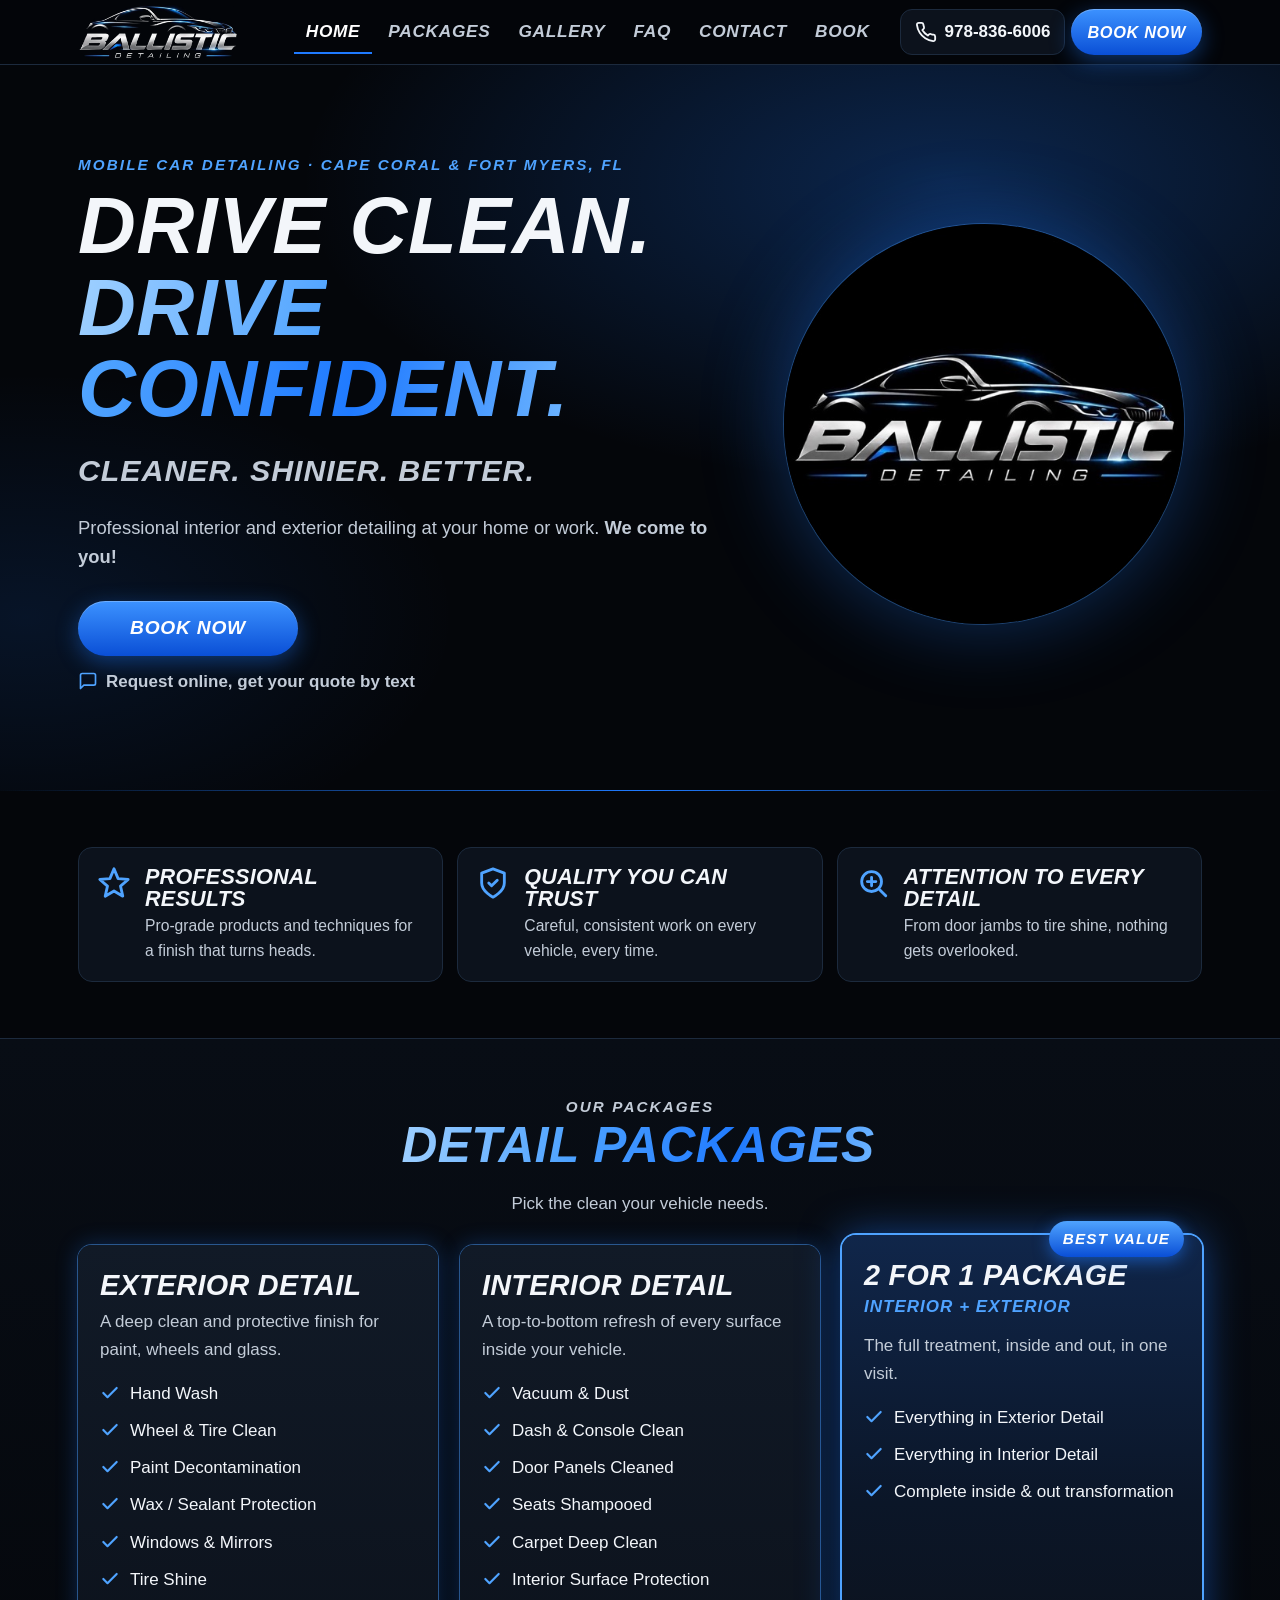
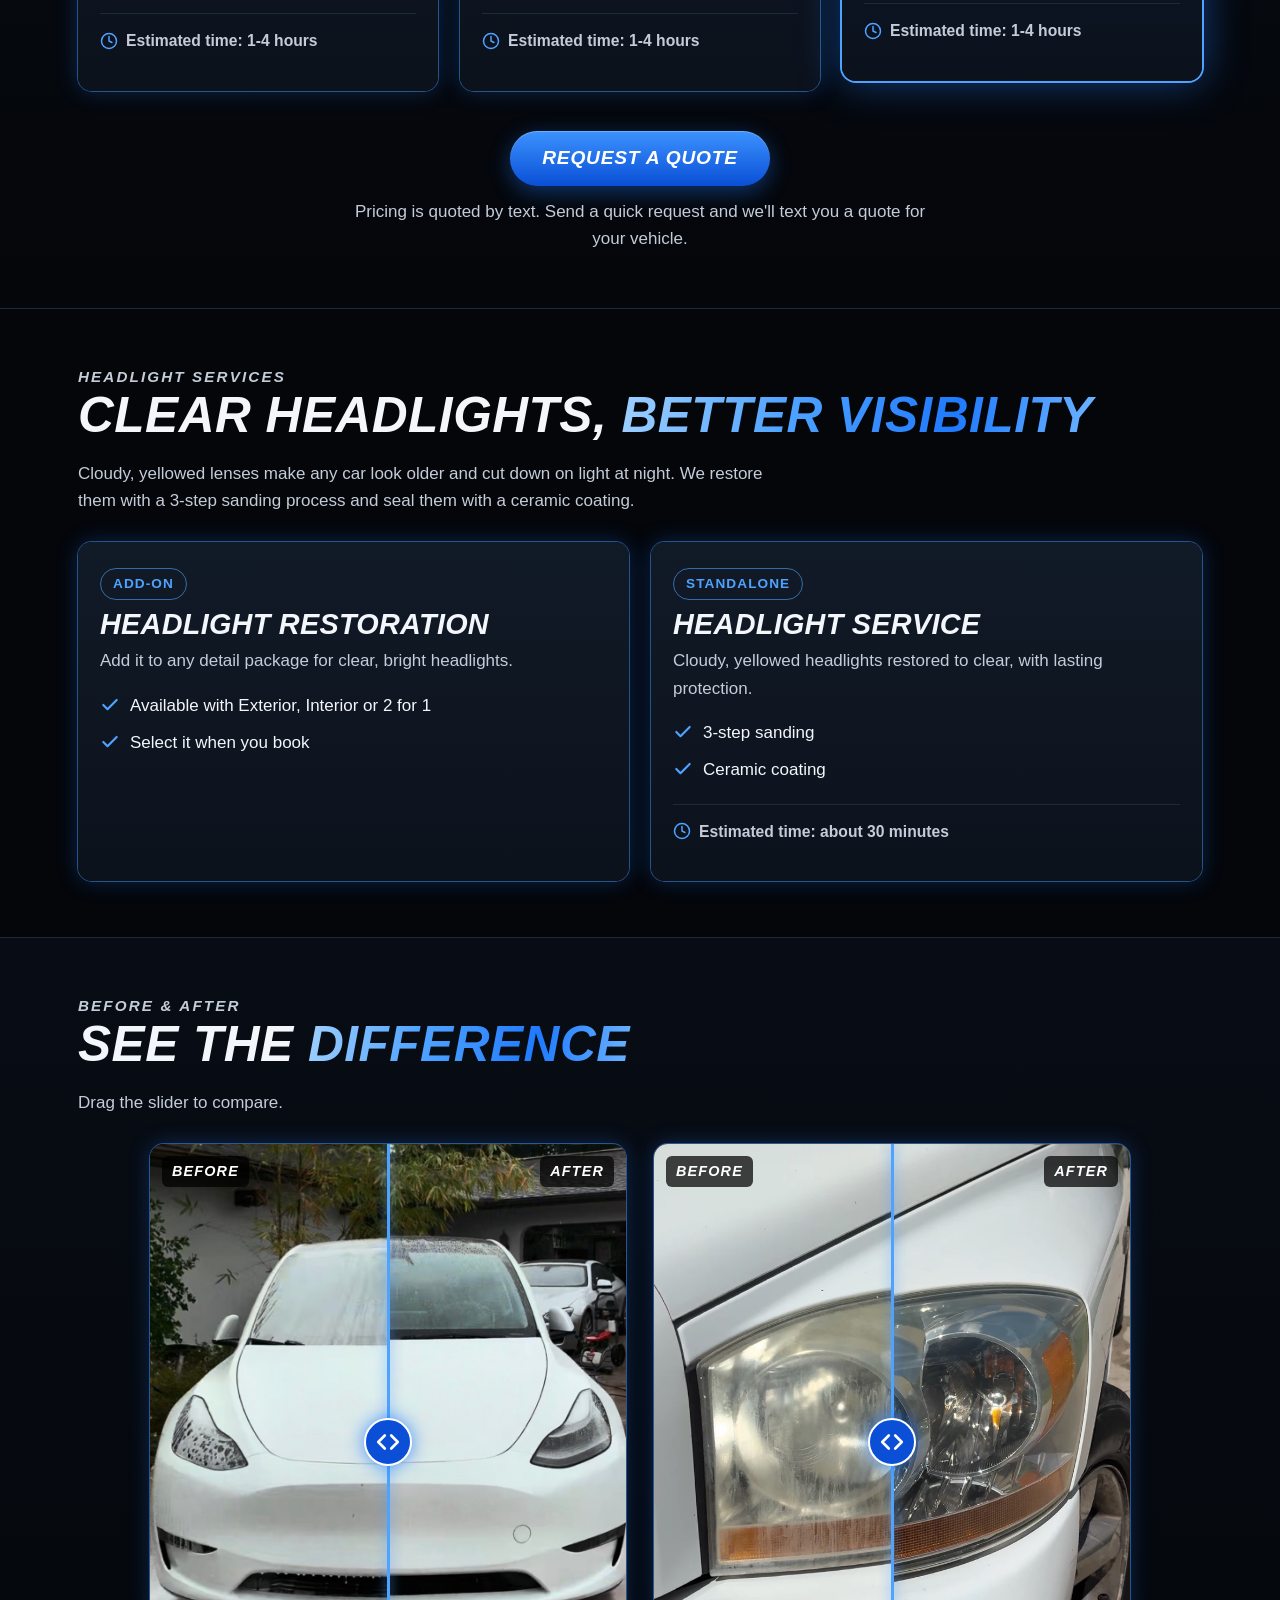
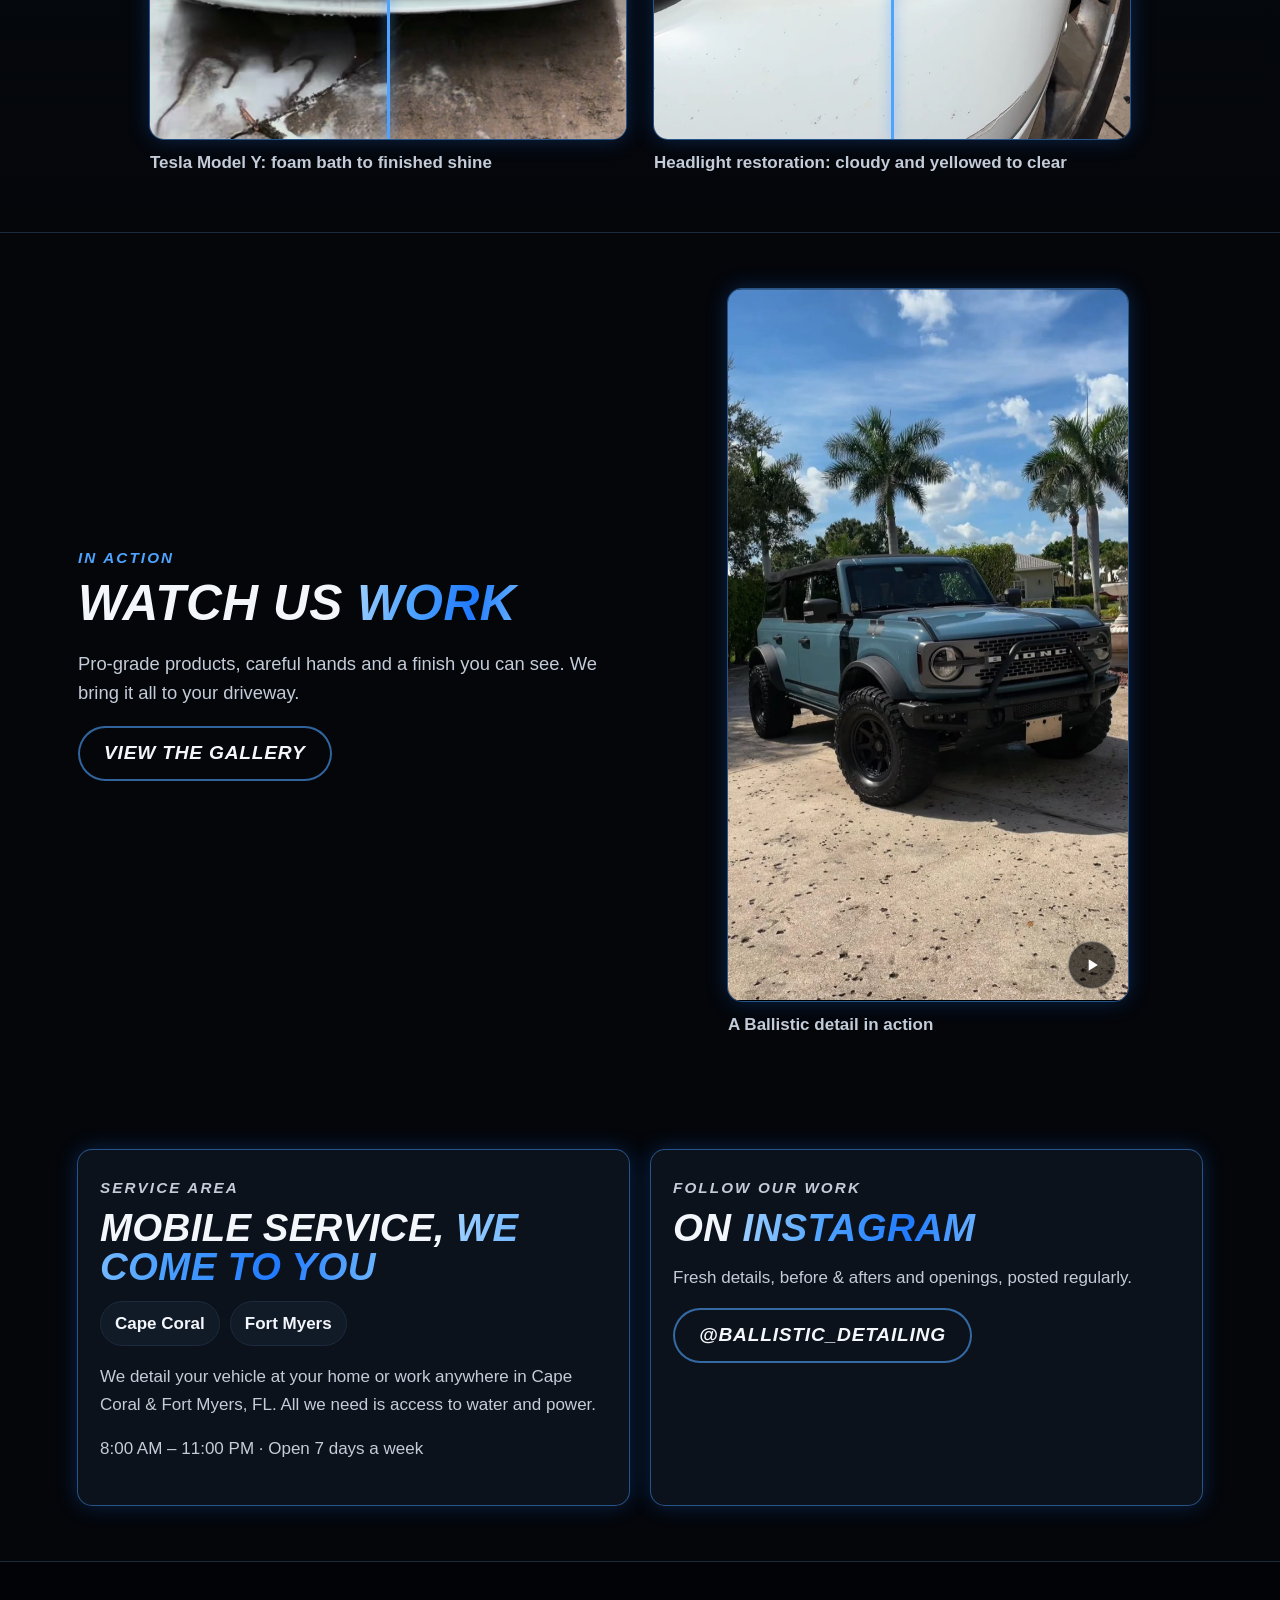
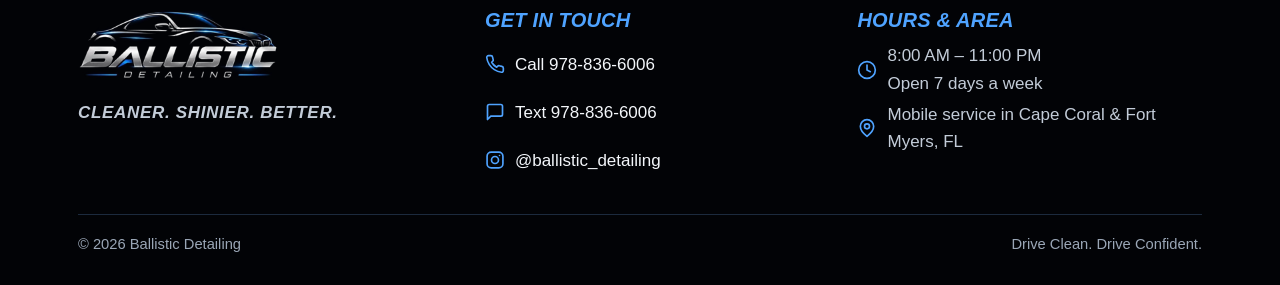
<file: index.html>
<!doctype html>
<html lang="en">
<head>
<meta charset="utf-8">
<meta name="viewport" content="width=device-width, initial-scale=1">
<title>Mobile Car Detailing in Cape Coral &amp; Fort Myers, FL | Ballistic Detailing</title>
<meta name="description" content="Ballistic Detailing is a mobile car detailing service in Cape Coral &amp; Fort Myers, FL. Interior, exterior and headlight restoration. We come to you. Request a quote by text.">
<link rel="canonical" href="https://ballsdetailing.github.io/Ballistic-Detailing/">
<meta name="theme-color" content="#04060a">
<meta property="og:type" content="website">
<meta property="og:site_name" content="Ballistic Detailing">
<meta property="og:title" content="Mobile Car Detailing in Cape Coral &amp; Fort Myers, FL | Ballistic Detailing">
<meta property="og:description" content="Ballistic Detailing is a mobile car detailing service in Cape Coral &amp; Fort Myers, FL. Interior, exterior and headlight restoration. We come to you. Request a quote by text.">
<meta property="og:url" content="https://ballsdetailing.github.io/Ballistic-Detailing/">
<meta property="og:image" content="https://ballsdetailing.github.io/Ballistic-Detailing/images/og-image.jpg">
<meta property="og:image:width" content="1200">
<meta property="og:image:height" content="630">
<meta property="og:image:alt" content="Ballistic Detailing logo">
<meta name="twitter:card" content="summary_large_image">
<meta name="twitter:title" content="Mobile Car Detailing in Cape Coral &amp; Fort Myers, FL | Ballistic Detailing">
<meta name="twitter:description" content="Ballistic Detailing is a mobile car detailing service in Cape Coral &amp; Fort Myers, FL. Interior, exterior and headlight restoration. We come to you. Request a quote by text.">
<meta name="twitter:image" content="https://ballsdetailing.github.io/Ballistic-Detailing/images/og-image.jpg">
<link rel="icon" href="favicon.ico" sizes="32x32">
<link rel="icon" type="image/png" sizes="32x32" href="images/favicon-32.png">
<link rel="icon" type="image/png" sizes="16x16" href="images/favicon-16.png">
<link rel="apple-touch-icon" href="images/apple-touch-icon.png">
<link rel="manifest" href="site.webmanifest">
<link rel="stylesheet" href="css/styles.css">
<script src="js/config.js" defer></script>
<script src="js/site.js" defer></script>
</head>
<body data-page="home">
<a class="skip-link" href="#main">Skip to content</a>
<header class="site-header" id="site-header"><div class="container header-inner"><a class="brand" href="index.html"><img src="images/logo-wordmark-300.png" width="300" height="103" alt="Ballistic Detailing"></a></div></header>
<noscript><p>Please turn on JavaScript to see our packages and use the booking form. You can also call or text 978-836-6006.</p></noscript>
<main id="main">
  <section class="hero">
    <div class="container hero-grid">
      <div>
        <p class="eyebrow">Mobile car detailing &middot; <span data-c="area">Cape Coral &amp; Fort Myers, FL</span></p>
        <h1>Drive Clean. <span class="grad">Drive Confident.</span></h1>
        <p class="tagline" data-c="tagline1">Cleaner. Shinier. Better.</p>
        <p class="lead">Professional interior and exterior detailing at your home or work. <strong data-c="mobile">We come to you!</strong></p>
        <div class="hero-cta">
          <a class="btn btn-primary" href="book.html">Book Now</a>
          <span class="hero-badge"><svg viewBox="0 0 24 24" fill="none" stroke="currentColor" stroke-width="2" stroke-linecap="round" stroke-linejoin="round" aria-hidden="true"><path d="M21 15a2 2 0 0 1-2 2H7l-4 4V5a2 2 0 0 1 2-2h14a2 2 0 0 1 2 2z"/></svg>Request online, get your quote by text</span>
        </div>
      </div>
      <img class="hero-logo" src="images/logo-circle-512.jpg" width="512" height="512" alt="Ballistic Detailing logo: a sports car outline above the words Ballistic Detailing" fetchpriority="high">
    </div>
  </section>

  <section class="section" aria-labelledby="why-title">
    <div class="container">
      <h2 id="why-title" class="sr-only">Why Ballistic Detailing</h2>
      <div class="trust">
        <div class="trust-item"><svg viewBox="0 0 24 24" fill="none" stroke="currentColor" stroke-width="2" stroke-linecap="round" stroke-linejoin="round" aria-hidden="true"><path d="M12 2l2.9 6.9 7.1.6-5.4 4.7 1.6 7.1L12 17.6 5.8 21.3l1.6-7.1L2 9.5l7.1-.6z"/></svg><div><h3>Professional Results</h3><p>Pro-grade products and techniques for a finish that turns heads.</p></div></div>
        <div class="trust-item"><svg viewBox="0 0 24 24" fill="none" stroke="currentColor" stroke-width="2" stroke-linecap="round" stroke-linejoin="round" aria-hidden="true"><path d="M12 22s8-4 8-10V5l-8-3-8 3v7c0 6 8 10 8 10z"/><path d="m9 12 2 2 4-4"/></svg><div><h3>Quality You Can Trust</h3><p>Careful, consistent work on every vehicle, every time.</p></div></div>
        <div class="trust-item"><svg viewBox="0 0 24 24" fill="none" stroke="currentColor" stroke-width="2" stroke-linecap="round" stroke-linejoin="round" aria-hidden="true"><circle cx="11" cy="11" r="7"/><path d="m21 21-4.3-4.3M11 8v6M8 11h6"/></svg><div><h3>Attention to Every Detail</h3><p>From door jambs to tire shine, nothing gets overlooked.</p></div></div>
      </div>
    </div>
  </section>

  <section class="section section--alt" aria-labelledby="pkg-title">
    <div class="container">
      <div class="section-head center">
        <p class="eyebrow">Our packages</p>
        <h2 id="pkg-title"><span class="grad">Detail Packages</span></h2>
        <p>Pick the clean your vehicle needs.</p>
      </div>
      <div class="cards" data-render="packages"></div>
      <div class="quote-cta">
        <a class="btn btn-primary" href="book.html">Request a Quote</a>
        <p>Pricing is quoted by text. Send a quick request and we'll text you a quote for your vehicle.</p>
      </div>
    </div>
  </section>

  <section class="section" aria-labelledby="hl-title">
    <div class="container">
      <div class="section-head">
        <p class="eyebrow">Headlight services</p>
        <h2 id="hl-title">Clear Headlights, <span class="grad">Better Visibility</span></h2>
        <p>Cloudy, yellowed lenses make any car look older and cut down on light at night. We restore them with a 3-step sanding process and seal them with a ceramic coating.</p>
      </div>
      <div class="hl-grid" data-render="headlights"></div>
    </div>
  </section>

  <section class="section section--alt" aria-labelledby="ba-title">
    <div class="container">
      <div class="section-head">
        <p class="eyebrow">Before &amp; after</p>
        <h2 id="ba-title">See the <span class="grad">Difference</span></h2>
        <p>Drag the slider to compare.</p>
      </div>
      <div class="ba-grid ba-grid--pairs" data-render="gallery" data-set="home"></div>
    </div>
  </section>

  <section class="section" aria-labelledby="video-title">
    <div class="container video-split">
      <div>
        <p class="eyebrow">In action</p>
        <h2 id="video-title">Watch Us <span class="grad">Work</span></h2>
        <p class="lead">Pro-grade products, careful hands and a finish you can see. We bring it all to your driveway.</p>
        <a class="btn btn-ghost" href="gallery.html">View the gallery</a>
      </div>
      <div data-render="video"></div>
    </div>
  </section>

  <section class="section" aria-labelledby="area-title">
    <div class="container split">
      <div class="panel">
        <p class="eyebrow">Service area</p>
        <h2 id="area-title" class="display" style="font-size:clamp(1.8rem,5vw,2.4rem)">Mobile Service, <span class="grad">We Come to You</span></h2>
        <ul class="chips"><li>Cape Coral</li><li>Fort Myers</li></ul>
        <p>We detail your vehicle at your home or work anywhere in <span data-c="area">Cape Coral &amp; Fort Myers, FL</span>. All we need is access to water and power.</p>
        <p class="muted"><span data-c="hours">8:00 AM &ndash; 11:00 PM</span> &middot; <span data-c="days">Open 7 days a week</span></p>
      </div>
      <div class="panel">
        <p class="eyebrow">Follow our work</p>
        <h2 class="display" style="font-size:clamp(1.8rem,5vw,2.4rem)">On <span class="grad">Instagram</span></h2>
        <p>Fresh details, before &amp; afters and openings, posted regularly.</p>
        <a class="btn btn-ghost" data-href="ig" href="https://www.instagram.com/ballistic_detailing/" rel="noopener" target="_blank"><span data-c="ig">@ballistic_detailing</span><span class="sr-only"> on Instagram (opens in a new tab)</span></a>
      </div>
    </div>
  </section>
</main>
<footer class="site-footer" id="site-footer"></footer>
</body>
</html>
</file>
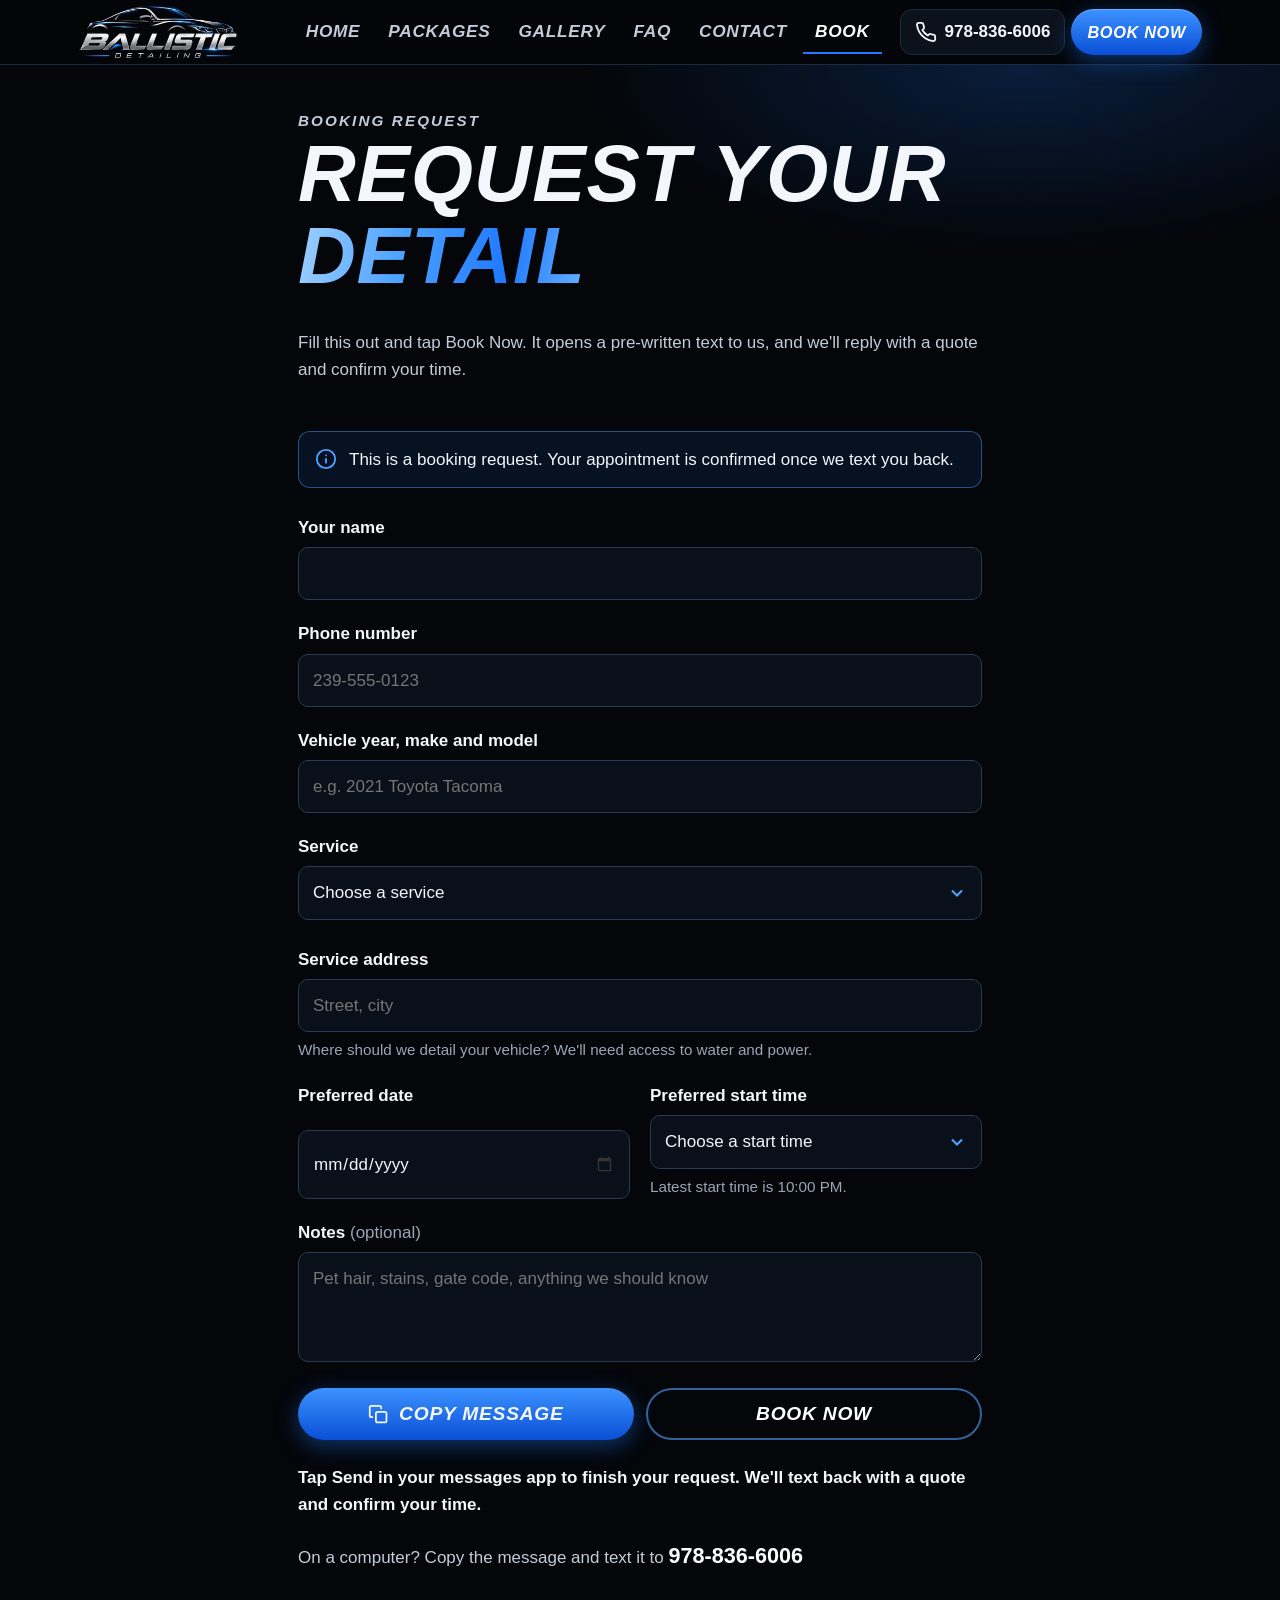
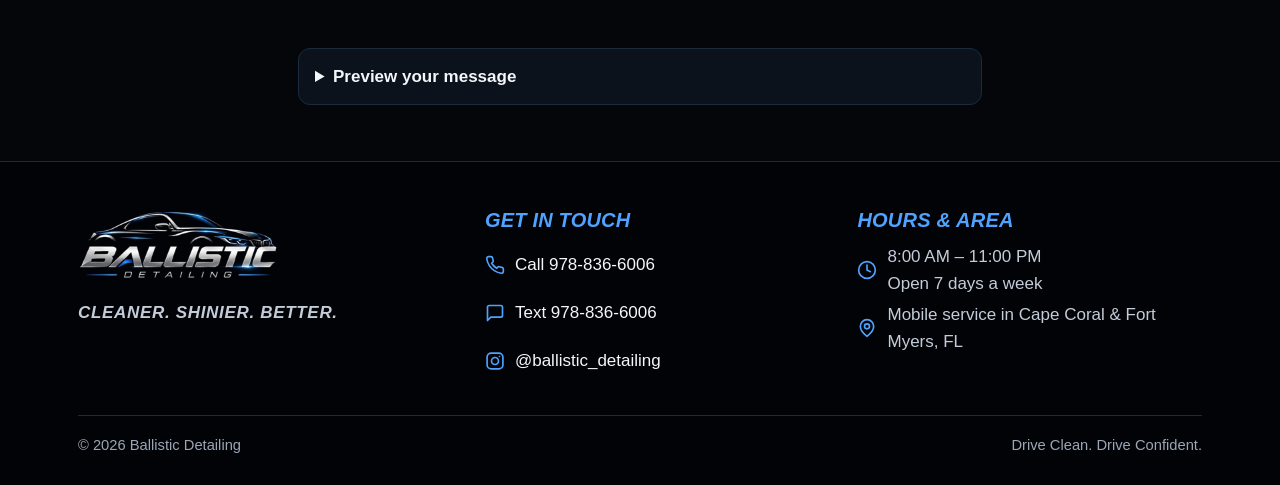
<file: book.html>
<!doctype html>
<html lang="en">
<head>
<meta charset="utf-8">
<meta name="viewport" content="width=device-width, initial-scale=1">
<title>Book a Mobile Detail | Ballistic Detailing, Cape Coral &amp; Fort Myers</title>
<meta name="description" content="Request a mobile car detailing appointment in Cape Coral or Fort Myers, FL. Send your request by text and we&#x27;ll reply with a quote and confirm your time.">
<link rel="canonical" href="https://ballsdetailing.github.io/Ballistic-Detailing/book.html">
<meta name="theme-color" content="#04060a">
<meta property="og:type" content="website">
<meta property="og:site_name" content="Ballistic Detailing">
<meta property="og:title" content="Book a Mobile Detail | Ballistic Detailing, Cape Coral &amp; Fort Myers">
<meta property="og:description" content="Request a mobile car detailing appointment in Cape Coral or Fort Myers, FL. Send your request by text and we&#x27;ll reply with a quote and confirm your time.">
<meta property="og:url" content="https://ballsdetailing.github.io/Ballistic-Detailing/book.html">
<meta property="og:image" content="https://ballsdetailing.github.io/Ballistic-Detailing/images/og-image.jpg">
<meta property="og:image:width" content="1200">
<meta property="og:image:height" content="630">
<meta property="og:image:alt" content="Ballistic Detailing logo">
<meta name="twitter:card" content="summary_large_image">
<meta name="twitter:title" content="Book a Mobile Detail | Ballistic Detailing, Cape Coral &amp; Fort Myers">
<meta name="twitter:description" content="Request a mobile car detailing appointment in Cape Coral or Fort Myers, FL. Send your request by text and we&#x27;ll reply with a quote and confirm your time.">
<meta name="twitter:image" content="https://ballsdetailing.github.io/Ballistic-Detailing/images/og-image.jpg">
<link rel="icon" href="favicon.ico" sizes="32x32">
<link rel="icon" type="image/png" sizes="32x32" href="images/favicon-32.png">
<link rel="icon" type="image/png" sizes="16x16" href="images/favicon-16.png">
<link rel="apple-touch-icon" href="images/apple-touch-icon.png">
<link rel="manifest" href="site.webmanifest">
<link rel="stylesheet" href="css/styles.css">
<script src="js/config.js" defer></script>
<script src="js/site.js" defer></script>
<script src="js/book.js" defer></script>
</head>
<body data-page="book">
<a class="skip-link" href="#main">Skip to content</a>
<header class="site-header" id="site-header"><div class="container header-inner"><a class="brand" href="index.html"><img src="images/logo-wordmark-300.png" width="300" height="103" alt="Ballistic Detailing"></a></div></header>
<noscript><p>Please turn on JavaScript to see our packages and use the booking form. You can also call or text 978-836-6006.</p></noscript>
<main id="main">
  <section class="page-hero">
    <div class="container book-wrap">
      <p class="eyebrow">Booking request</p>
      <h1>Request Your <span class="grad">Detail</span></h1>
      <p>Fill this out and tap Book Now. It opens a pre-written text to us, and we'll reply with a quote and confirm your time.</p>
    </div>
  </section>
  <section class="section" style="padding-top:28px">
    <div class="container book-wrap">
      <p class="request-note"><svg viewBox="0 0 24 24" fill="none" stroke="currentColor" stroke-width="2" stroke-linecap="round" stroke-linejoin="round" aria-hidden="true"><circle cx="12" cy="12" r="10"/><path d="M12 16v-4M12 8h.01"/></svg><span id="request-note">This is a booking request. Your appointment is confirmed once we text you back.</span></p>

      <form id="book-form" class="form" novalidate>
        <div class="field">
          <label for="f-name">Your name</label>
          <input id="f-name" name="name" type="text" autocomplete="name" required aria-describedby="e-name">
          <p class="err" id="e-name" aria-live="polite"></p>
        </div>
        <div class="field">
          <label for="f-phone">Phone number</label>
          <input id="f-phone" name="phone" type="tel" inputmode="tel" autocomplete="tel" placeholder="239-555-0123" required aria-describedby="e-phone">
          <p class="err" id="e-phone" aria-live="polite"></p>
        </div>
        <div class="field">
          <label for="f-vehicle">Vehicle year, make and model</label>
          <input id="f-vehicle" name="vehicle" type="text" placeholder="e.g. 2021 Toyota Tacoma" required aria-describedby="e-vehicle">
          <p class="err" id="e-vehicle" aria-live="polite"></p>
        </div>
        <div class="field">
          <label for="f-service">Service</label>
          <select id="f-service" name="service" required aria-describedby="f-est e-service">
            <option value="">Choose a service</option>
          </select>
          <p class="est" id="f-est" aria-live="polite"></p>
          <p class="err" id="e-service" aria-live="polite"></p>
        </div>
        <div id="addon-wrap" hidden>
          <label class="check" for="f-addon">
            <input id="f-addon" name="addon" type="checkbox">
            <span><strong>Add <span id="addon-name">Headlight Restoration</span></strong><small><span id="addon-summary"></span> (optional)</small></span>
          </label>
        </div>
        <div class="field">
          <label for="f-address">Service address</label>
          <input id="f-address" name="address" type="text" autocomplete="street-address" placeholder="Street, city" required aria-describedby="h-address e-address">
          <p class="hint" id="h-address">Where should we detail your vehicle? We'll need access to water and power.</p>
          <p class="err" id="e-address" aria-live="polite"></p>
        </div>
        <div class="row-2">
          <div class="field">
            <label for="f-date">Preferred date</label>
            <input id="f-date" name="date" type="date" required aria-describedby="date-hint e-date">
            <p class="hint" id="date-hint"></p>
            <p class="err" id="e-date" aria-live="polite"></p>
          </div>
          <div class="field">
            <label for="f-time">Preferred start time</label>
            <select id="f-time" name="time" required aria-describedby="time-hint e-time"></select>
            <p class="hint" id="time-hint"></p>
            <p class="err" id="e-time" aria-live="polite"></p>
          </div>
        </div>
        <div class="field">
          <label for="f-notes">Notes <span class="opt">(optional)</span></label>
          <textarea id="f-notes" name="notes" placeholder="Pet hair, stains, gate code, anything we should know"></textarea>
        </div>

        <p class="form-summary" id="form-summary" role="alert" hidden></p>

        <div class="actions">
          <button class="btn btn-primary btn-sms" type="submit">Book Now</button>
          <button class="btn btn-ghost btn-copy" type="button" id="copy-btn"><svg viewBox="0 0 24 24" fill="none" stroke="currentColor" stroke-width="2" stroke-linecap="round" stroke-linejoin="round" aria-hidden="true"><rect x="9" y="9" width="12" height="12" rx="2"/><path d="M5 15H4a2 2 0 0 1-2-2V4a2 2 0 0 1 2-2h9a2 2 0 0 1 2 2v1"/></svg><span>Copy message</span></button>
        </div>
        <p class="send-note" id="send-note">Tap Send in your messages app to finish your request. We'll text back with a quote and confirm your time.</p>
        <p class="to-number">On a computer? Copy the message and text it to <strong data-c="phone">978-836-6006</strong></p>
        <p class="status" id="form-status" role="status" aria-live="polite"></p>
        <details class="preview">
          <summary>Preview your message</summary>
          <pre id="msg-preview"></pre>
        </details>
      </form>
    </div>
  </section>
</main>
<footer class="site-footer" id="site-footer"></footer>
</body>
</html>
</file>
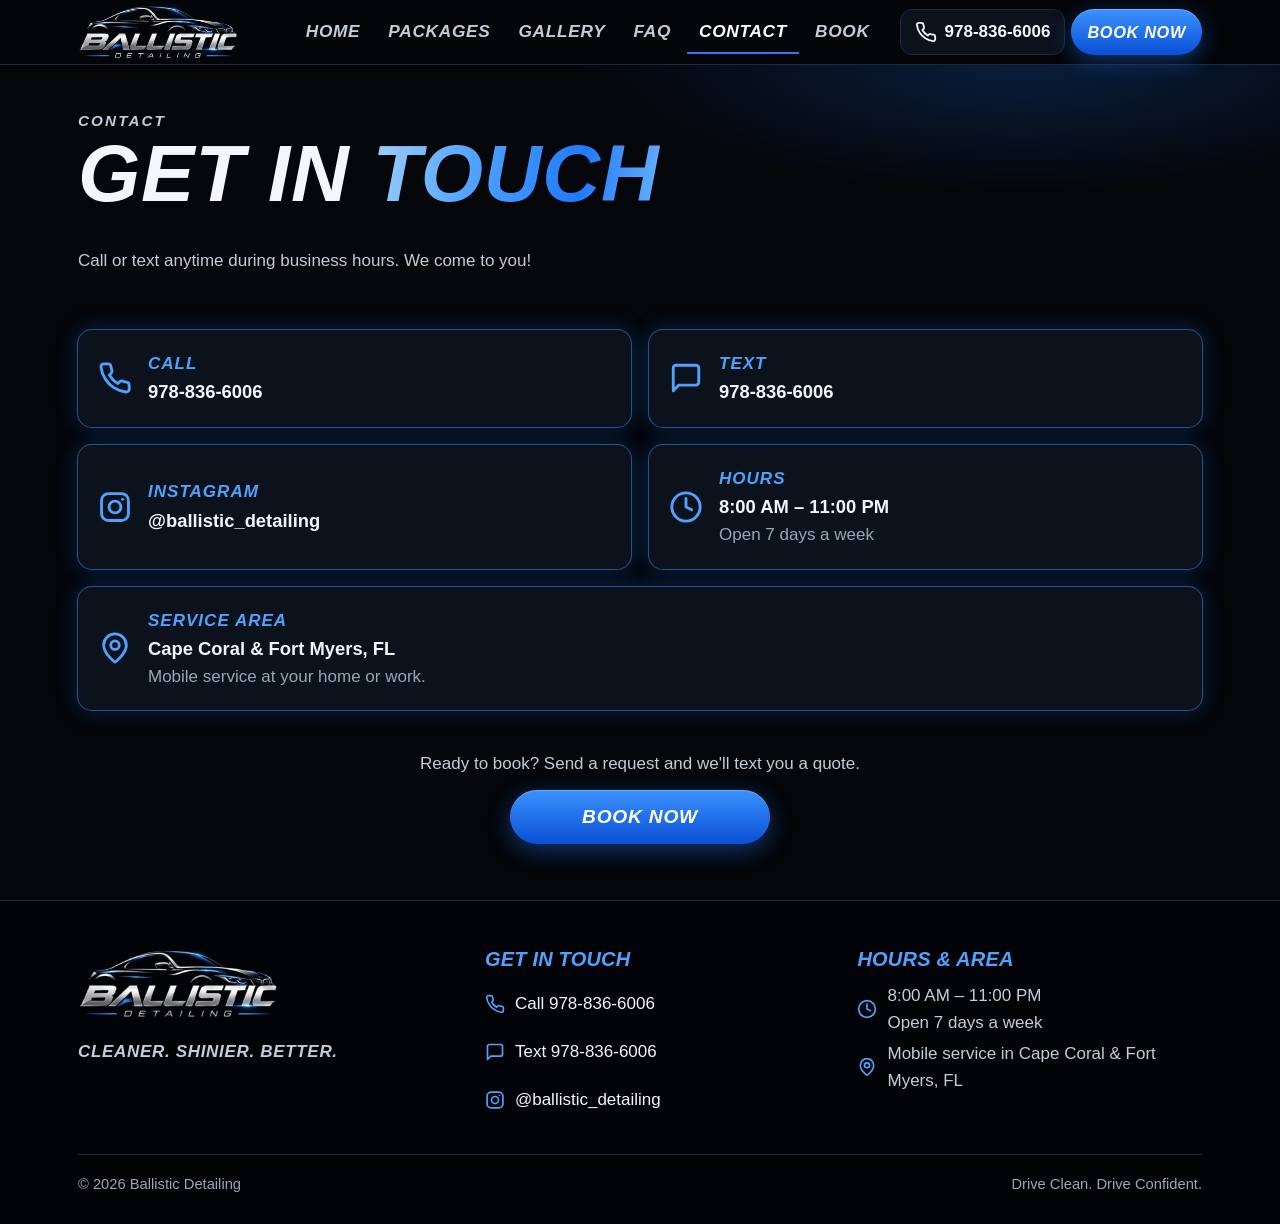
<file: contact.html>
<!doctype html>
<html lang="en">
<head>
<meta charset="utf-8">
<meta name="viewport" content="width=device-width, initial-scale=1">
<title>Contact | Ballistic Detailing, Mobile Detailing in Cape Coral &amp; Fort Myers</title>
<meta name="description" content="Call or text Ballistic Detailing at 978-836-6006 for mobile car detailing in Cape Coral &amp; Fort Myers, FL. Open 8:00 AM to 11:00 PM.">
<link rel="canonical" href="https://ballsdetailing.github.io/Ballistic-Detailing/contact.html">
<meta name="theme-color" content="#04060a">
<meta property="og:type" content="website">
<meta property="og:site_name" content="Ballistic Detailing">
<meta property="og:title" content="Contact | Ballistic Detailing, Mobile Detailing in Cape Coral &amp; Fort Myers">
<meta property="og:description" content="Call or text Ballistic Detailing at 978-836-6006 for mobile car detailing in Cape Coral &amp; Fort Myers, FL. Open 8:00 AM to 11:00 PM.">
<meta property="og:url" content="https://ballsdetailing.github.io/Ballistic-Detailing/contact.html">
<meta property="og:image" content="https://ballsdetailing.github.io/Ballistic-Detailing/images/og-image.jpg">
<meta property="og:image:width" content="1200">
<meta property="og:image:height" content="630">
<meta property="og:image:alt" content="Ballistic Detailing logo">
<meta name="twitter:card" content="summary_large_image">
<meta name="twitter:title" content="Contact | Ballistic Detailing, Mobile Detailing in Cape Coral &amp; Fort Myers">
<meta name="twitter:description" content="Call or text Ballistic Detailing at 978-836-6006 for mobile car detailing in Cape Coral &amp; Fort Myers, FL. Open 8:00 AM to 11:00 PM.">
<meta name="twitter:image" content="https://ballsdetailing.github.io/Ballistic-Detailing/images/og-image.jpg">
<link rel="icon" href="favicon.ico" sizes="32x32">
<link rel="icon" type="image/png" sizes="32x32" href="images/favicon-32.png">
<link rel="icon" type="image/png" sizes="16x16" href="images/favicon-16.png">
<link rel="apple-touch-icon" href="images/apple-touch-icon.png">
<link rel="manifest" href="site.webmanifest">
<link rel="stylesheet" href="css/styles.css">
<script src="js/config.js" defer></script>
<script src="js/site.js" defer></script>
</head>
<body data-page="contact">
<a class="skip-link" href="#main">Skip to content</a>
<header class="site-header" id="site-header"><div class="container header-inner"><a class="brand" href="index.html"><img src="images/logo-wordmark-300.png" width="300" height="103" alt="Ballistic Detailing"></a></div></header>
<noscript><p>Please turn on JavaScript to see our packages and use the booking form. You can also call or text 978-836-6006.</p></noscript>
<main id="main">
  <section class="page-hero">
    <div class="container">
      <p class="eyebrow">Contact</p>
      <h1>Get in <span class="grad">Touch</span></h1>
      <p>Call or text anytime during business hours. <span data-c="mobile">We come to you!</span></p>
    </div>
  </section>
  <section class="section" style="padding-top:36px" aria-label="Contact options">
    <div class="container">
      <div class="contact-grid">
        <a class="contact-card" data-href="tel" href="tel:+19788366006">
          <svg viewBox="0 0 24 24" fill="none" stroke="currentColor" stroke-width="2" stroke-linecap="round" stroke-linejoin="round" aria-hidden="true"><path d="M22 16.9v3a2 2 0 0 1-2.2 2 19.8 19.8 0 0 1-8.6-3.1 19.5 19.5 0 0 1-6-6A19.8 19.8 0 0 1 2.1 4.2 2 2 0 0 1 4.1 2h3a2 2 0 0 1 2 1.7c.1 1 .4 1.9.7 2.8a2 2 0 0 1-.5 2.1L8 9.9a16 16 0 0 0 6 6l1.3-1.3a2 2 0 0 1 2.1-.4c.9.3 1.8.6 2.8.7a2 2 0 0 1 1.7 2z"/></svg>
          <span><span class="k">Call</span><span class="v" data-c="phone">978-836-6006</span></span>
        </a>
        <a class="contact-card" data-href="sms" href="sms:+19788366006">
          <svg viewBox="0 0 24 24" fill="none" stroke="currentColor" stroke-width="2" stroke-linecap="round" stroke-linejoin="round" aria-hidden="true"><path d="M21 15a2 2 0 0 1-2 2H7l-4 4V5a2 2 0 0 1 2-2h14a2 2 0 0 1 2 2z"/></svg>
          <span><span class="k">Text</span><span class="v" data-c="phone">978-836-6006</span></span>
        </a>
        <a class="contact-card" data-href="ig" href="https://www.instagram.com/ballistic_detailing/" rel="noopener" target="_blank">
          <svg viewBox="0 0 24 24" fill="none" stroke="currentColor" stroke-width="2" stroke-linecap="round" stroke-linejoin="round" aria-hidden="true"><rect x="2.5" y="2.5" width="19" height="19" rx="5"/><circle cx="12" cy="12" r="4.2"/><circle cx="17.4" cy="6.6" r="1" fill="currentColor" stroke="none"/></svg>
          <span><span class="k">Instagram</span><span class="v" data-c="ig">@ballistic_detailing</span><span class="sr-only"> (opens in a new tab)</span></span>
        </a>
        <div class="contact-card">
          <svg viewBox="0 0 24 24" fill="none" stroke="currentColor" stroke-width="2" stroke-linecap="round" stroke-linejoin="round" aria-hidden="true"><circle cx="12" cy="12" r="10"/><path d="M12 6v6l4 2"/></svg>
          <span><span class="k">Hours</span><span class="v"><span data-c="hours">8:00 AM &ndash; 11:00 PM</span></span><span class="muted" data-c="days">Open 7 days a week</span></span>
        </div>
        <div class="contact-card" style="grid-column:1/-1">
          <svg viewBox="0 0 24 24" fill="none" stroke="currentColor" stroke-width="2" stroke-linecap="round" stroke-linejoin="round" aria-hidden="true"><path d="M20 10c0 6-8 12-8 12S4 16 4 10a8 8 0 0 1 16 0z"/><circle cx="12" cy="10" r="3"/></svg>
          <span><span class="k">Service area</span><span class="v" data-c="area">Cape Coral &amp; Fort Myers, FL</span><span class="muted">Mobile service at your home or work.</span></span>
        </div>
      </div>
      <div class="quote-cta">
        <p>Ready to book? Send a request and we'll text you a quote.</p>
        <a class="btn btn-primary" href="book.html">Book Now</a>
      </div>
    </div>
  </section>
</main>
<footer class="site-footer" id="site-footer"></footer>
</body>
</html>
</file>
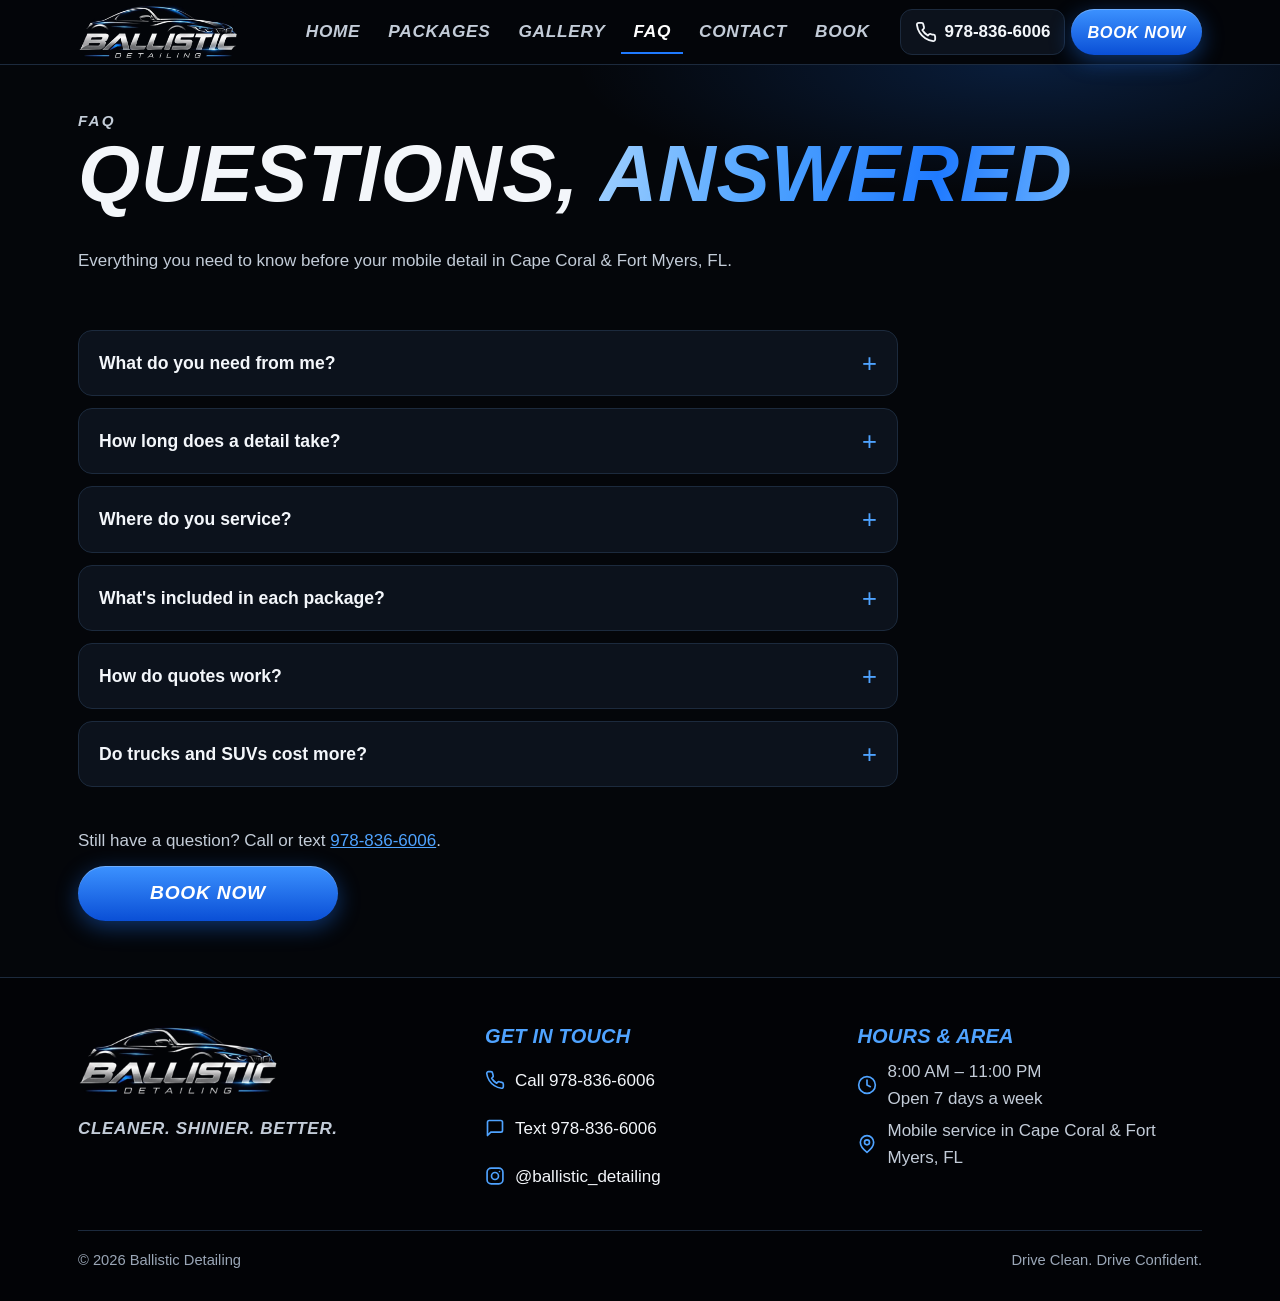
<file: faq.html>
<!doctype html>
<html lang="en">
<head>
<meta charset="utf-8">
<meta name="viewport" content="width=device-width, initial-scale=1">
<title>FAQ: Mobile Car Detailing | Ballistic Detailing, Cape Coral &amp; Fort Myers</title>
<meta name="description" content="Answers about Ballistic Detailing&#x27;s mobile car detailing in Cape Coral &amp; Fort Myers, FL: what we need, how long it takes, packages and how quotes work.">
<link rel="canonical" href="https://ballsdetailing.github.io/Ballistic-Detailing/faq.html">
<meta name="theme-color" content="#04060a">
<meta property="og:type" content="website">
<meta property="og:site_name" content="Ballistic Detailing">
<meta property="og:title" content="FAQ: Mobile Car Detailing | Ballistic Detailing, Cape Coral &amp; Fort Myers">
<meta property="og:description" content="Answers about Ballistic Detailing&#x27;s mobile car detailing in Cape Coral &amp; Fort Myers, FL: what we need, how long it takes, packages and how quotes work.">
<meta property="og:url" content="https://ballsdetailing.github.io/Ballistic-Detailing/faq.html">
<meta property="og:image" content="https://ballsdetailing.github.io/Ballistic-Detailing/images/og-image.jpg">
<meta property="og:image:width" content="1200">
<meta property="og:image:height" content="630">
<meta property="og:image:alt" content="Ballistic Detailing logo">
<meta name="twitter:card" content="summary_large_image">
<meta name="twitter:title" content="FAQ: Mobile Car Detailing | Ballistic Detailing, Cape Coral &amp; Fort Myers">
<meta name="twitter:description" content="Answers about Ballistic Detailing&#x27;s mobile car detailing in Cape Coral &amp; Fort Myers, FL: what we need, how long it takes, packages and how quotes work.">
<meta name="twitter:image" content="https://ballsdetailing.github.io/Ballistic-Detailing/images/og-image.jpg">
<link rel="icon" href="favicon.ico" sizes="32x32">
<link rel="icon" type="image/png" sizes="32x32" href="images/favicon-32.png">
<link rel="icon" type="image/png" sizes="16x16" href="images/favicon-16.png">
<link rel="apple-touch-icon" href="images/apple-touch-icon.png">
<link rel="manifest" href="site.webmanifest">
<link rel="stylesheet" href="css/styles.css">
<script src="js/config.js" defer></script>
<script src="js/site.js" defer></script>
</head>
<body data-page="faq">
<a class="skip-link" href="#main">Skip to content</a>
<header class="site-header" id="site-header"><div class="container header-inner"><a class="brand" href="index.html"><img src="images/logo-wordmark-300.png" width="300" height="103" alt="Ballistic Detailing"></a></div></header>
<noscript><p>Please turn on JavaScript to see our packages and use the booking form. You can also call or text 978-836-6006.</p></noscript>
<main id="main">
  <section class="page-hero">
    <div class="container">
      <p class="eyebrow">FAQ</p>
      <h1>Questions, <span class="grad">Answered</span></h1>
      <p>Everything you need to know before your mobile detail in <span data-c="area">Cape Coral &amp; Fort Myers, FL</span>.</p>
    </div>
  </section>
  <section class="section" style="padding-top:36px" aria-label="Frequently asked questions">
    <div class="container">
      <div class="faq" data-render="faq"></div>
      <div class="quote-cta" style="justify-items:start;text-align:left">
        <p>Still have a question? Call or text <a data-href="tel" href="tel:+19788366006"><span data-c="phone">978-836-6006</span></a>.</p>
        <a class="btn btn-primary" href="book.html">Book Now</a>
      </div>
    </div>
  </section>
</main>
<footer class="site-footer" id="site-footer"></footer>
</body>
</html>
</file>
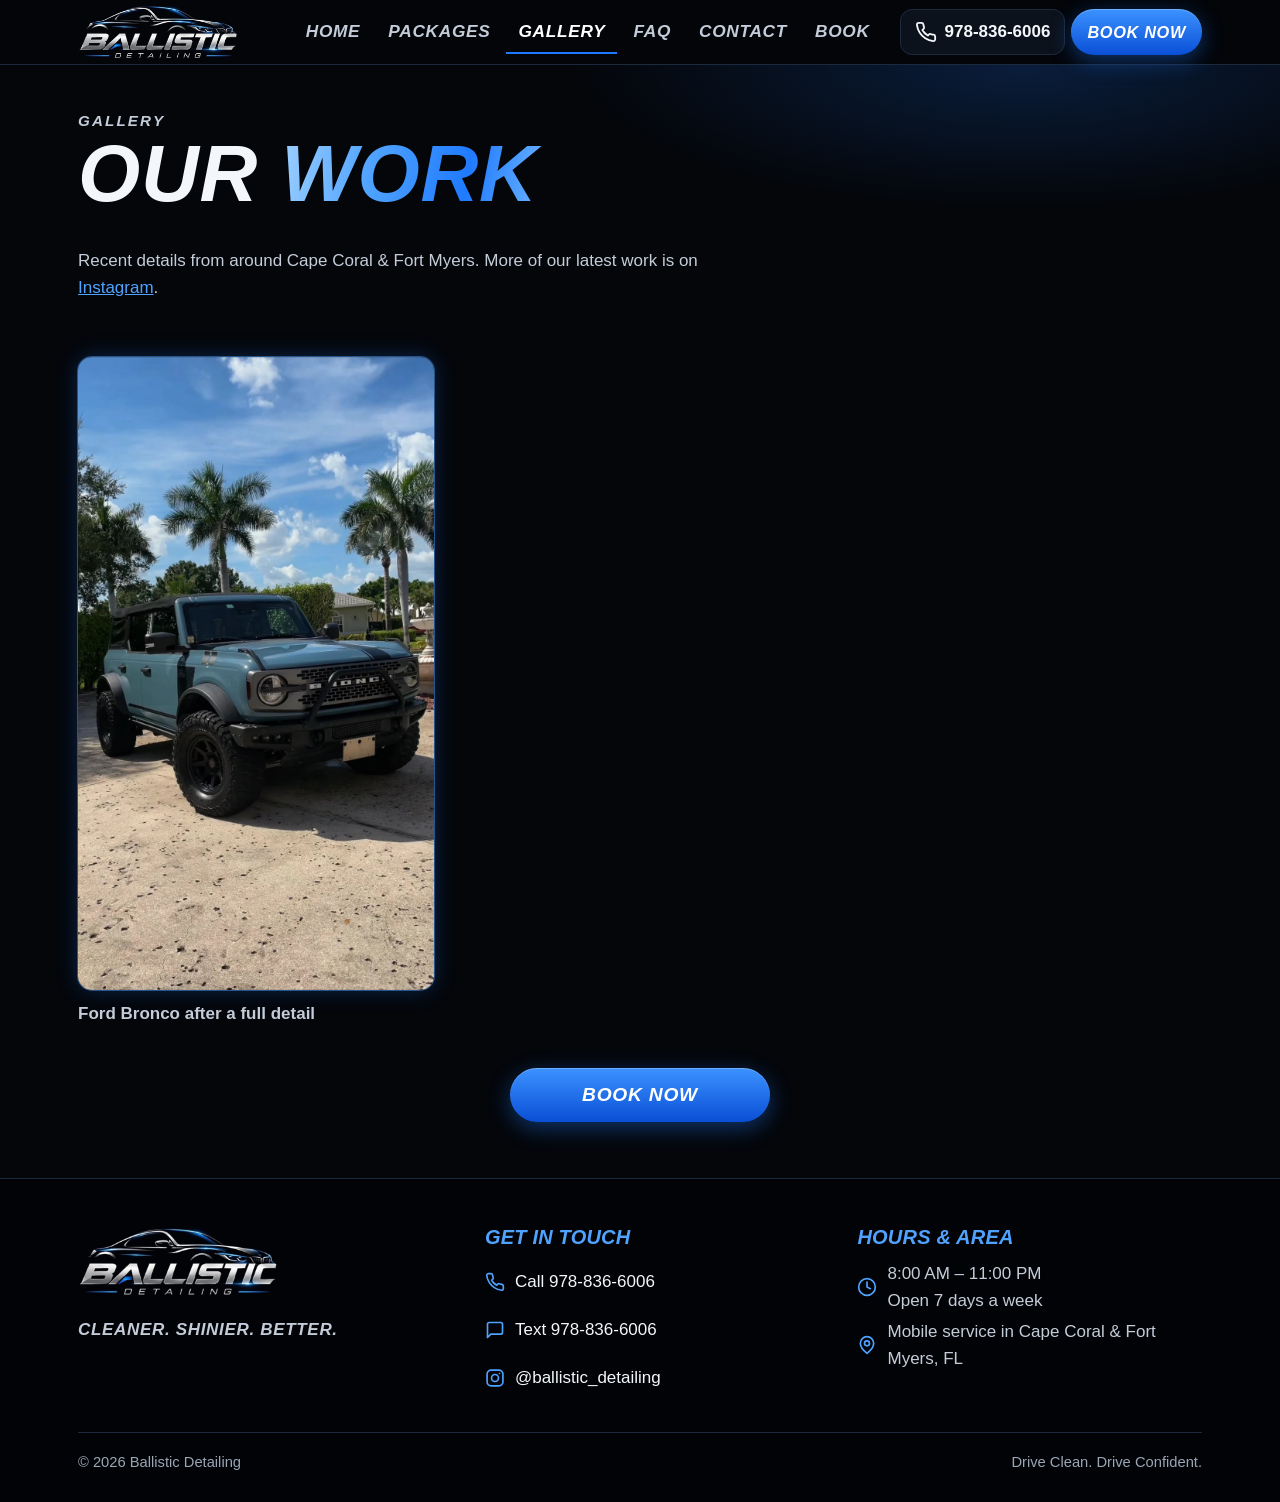
<file: gallery.html>
<!doctype html>
<html lang="en">
<head>
<meta charset="utf-8">
<meta name="viewport" content="width=device-width, initial-scale=1">
<title>Gallery | Ballistic Detailing, Cape Coral &amp; Fort Myers</title>
<meta name="description" content="Photos of recent work by Ballistic Detailing, mobile car detailing in Cape Coral &amp; Fort Myers, FL.">
<link rel="canonical" href="https://ballsdetailing.github.io/Ballistic-Detailing/gallery.html">
<meta name="theme-color" content="#04060a">
<meta property="og:type" content="website">
<meta property="og:site_name" content="Ballistic Detailing">
<meta property="og:title" content="Gallery | Ballistic Detailing, Cape Coral &amp; Fort Myers">
<meta property="og:description" content="Photos of recent work by Ballistic Detailing, mobile car detailing in Cape Coral &amp; Fort Myers, FL.">
<meta property="og:url" content="https://ballsdetailing.github.io/Ballistic-Detailing/gallery.html">
<meta property="og:image" content="https://ballsdetailing.github.io/Ballistic-Detailing/images/og-image.jpg">
<meta property="og:image:width" content="1200">
<meta property="og:image:height" content="630">
<meta property="og:image:alt" content="Ballistic Detailing logo">
<meta name="twitter:card" content="summary_large_image">
<meta name="twitter:title" content="Gallery | Ballistic Detailing, Cape Coral &amp; Fort Myers">
<meta name="twitter:description" content="Photos of recent work by Ballistic Detailing, mobile car detailing in Cape Coral &amp; Fort Myers, FL.">
<meta name="twitter:image" content="https://ballsdetailing.github.io/Ballistic-Detailing/images/og-image.jpg">
<link rel="icon" href="favicon.ico" sizes="32x32">
<link rel="icon" type="image/png" sizes="32x32" href="images/favicon-32.png">
<link rel="icon" type="image/png" sizes="16x16" href="images/favicon-16.png">
<link rel="apple-touch-icon" href="images/apple-touch-icon.png">
<link rel="manifest" href="site.webmanifest">
<link rel="stylesheet" href="css/styles.css">
<script src="js/config.js" defer></script>
<script src="js/site.js" defer></script>
</head>
<body data-page="gallery">
<a class="skip-link" href="#main">Skip to content</a>
<header class="site-header" id="site-header"><div class="container header-inner"><a class="brand" href="index.html"><img src="images/logo-wordmark-300.png" width="300" height="103" alt="Ballistic Detailing"></a></div></header>
<noscript><p>Please turn on JavaScript to see our packages and use the booking form. You can also call or text 978-836-6006.</p></noscript>
<main id="main">
  <section class="page-hero">
    <div class="container">
      <p class="eyebrow">Gallery</p>
      <h1>Our <span class="grad">Work</span></h1>
      <p>Recent details from around Cape Coral &amp; Fort Myers. More of our latest work is on <a data-href="ig" href="https://www.instagram.com/ballistic_detailing/" rel="noopener" target="_blank">Instagram<span class="sr-only"> (opens in a new tab)</span></a>.</p>
    </div>
  </section>
  <section class="section" style="padding-top:36px" aria-label="Photos of our work">
    <div class="container">
      <div class="ba-grid ba-grid--3" data-render="gallery" data-set="gallery"></div>
      <div class="quote-cta">
        <a class="btn btn-primary" href="book.html">Book Now</a>
      </div>
    </div>
  </section>
</main>
<footer class="site-footer" id="site-footer"></footer>
</body>
</html>
</file>
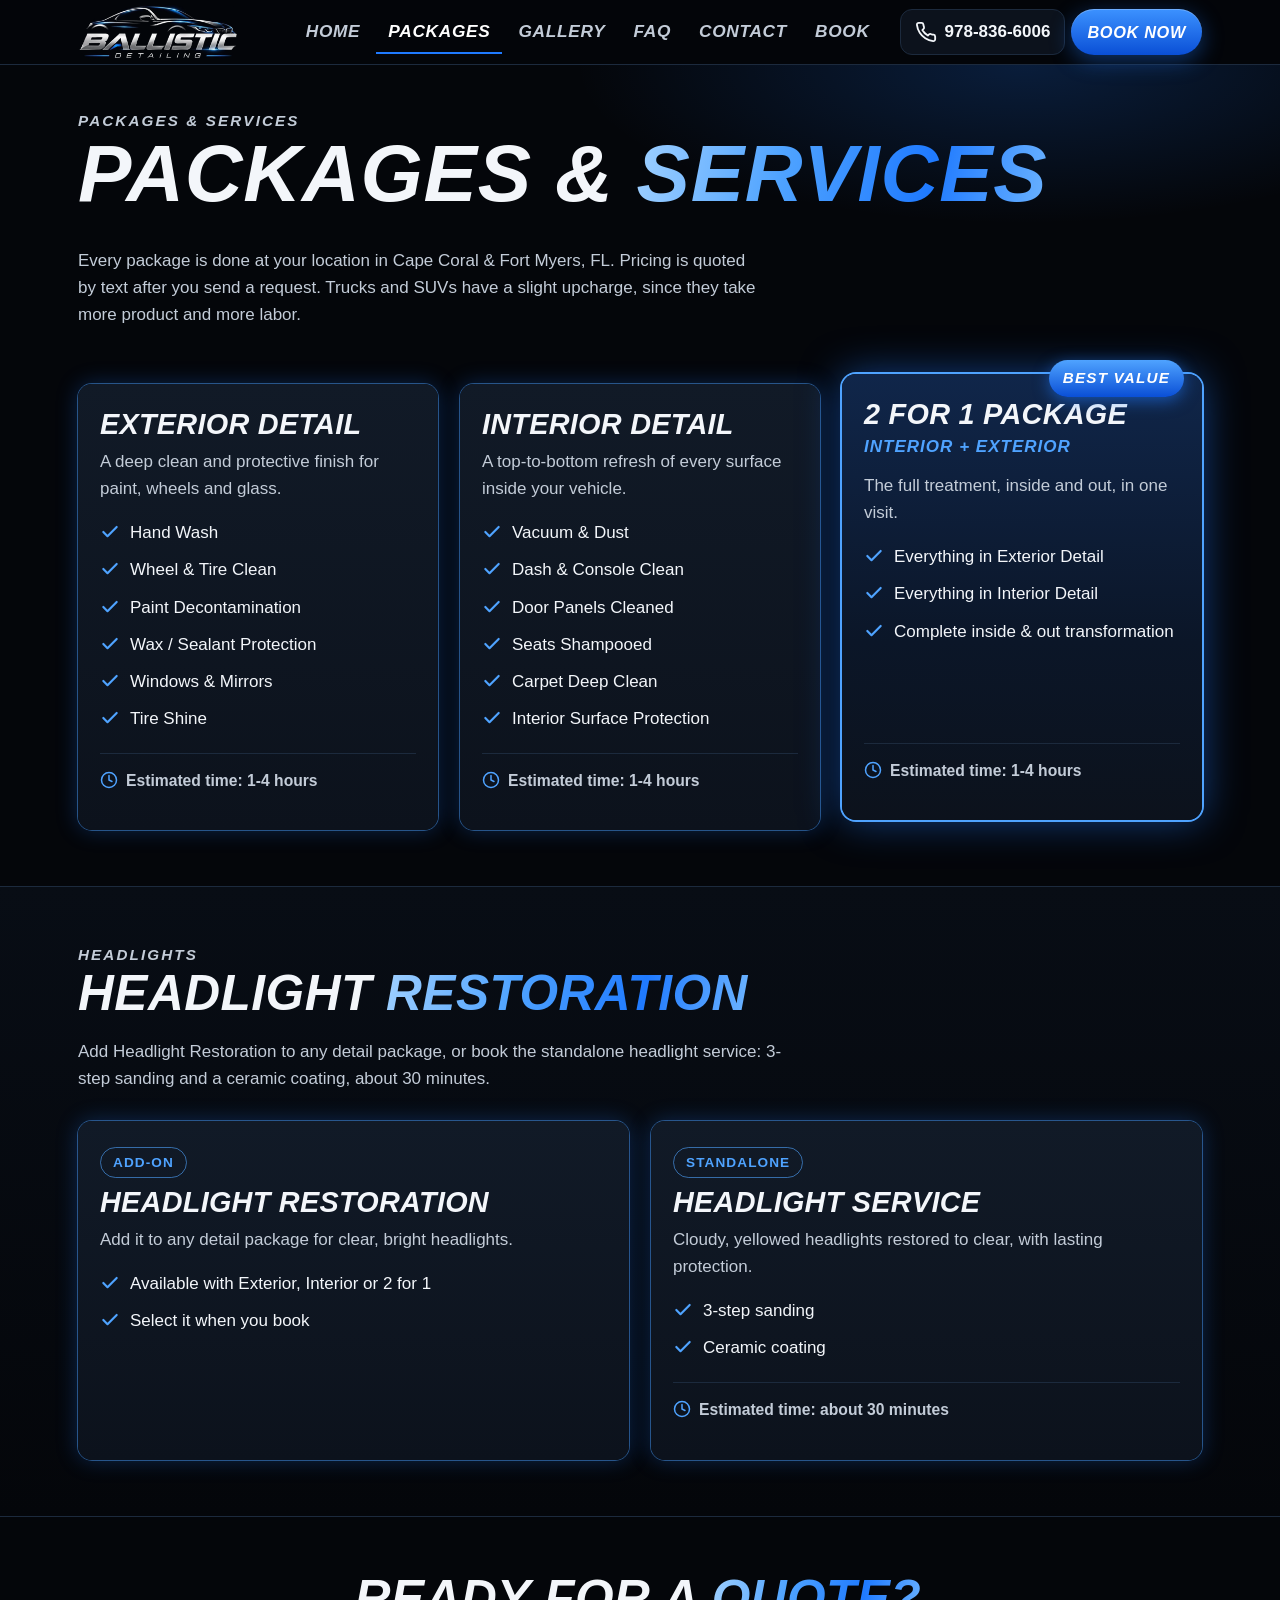
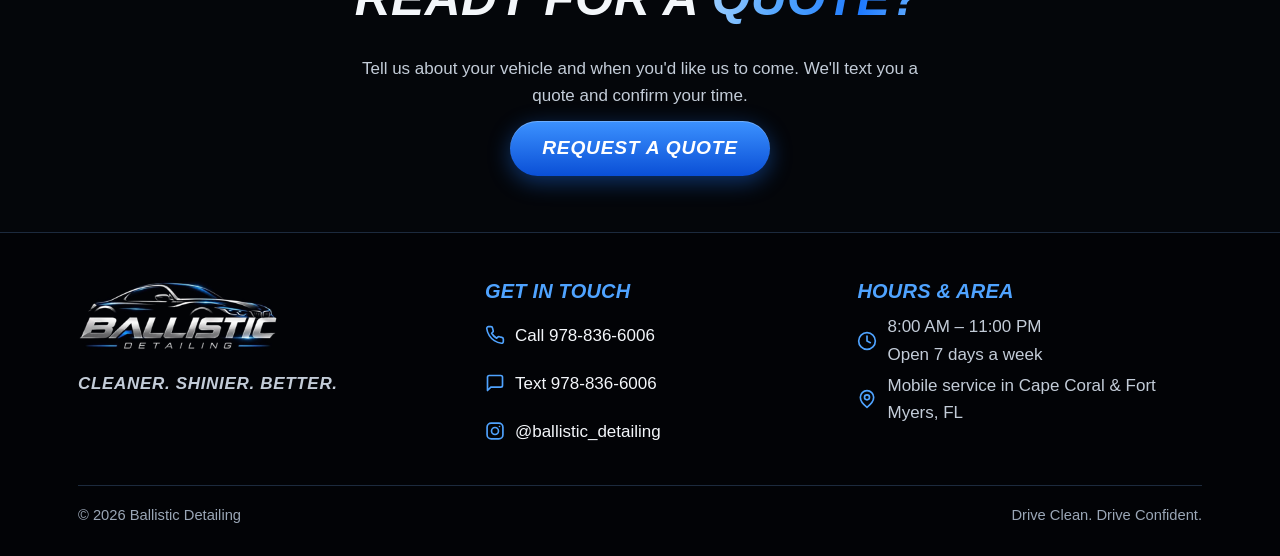
<file: packages.html>
<!doctype html>
<html lang="en">
<head>
<meta charset="utf-8">
<meta name="viewport" content="width=device-width, initial-scale=1">
<title>Detailing Packages &amp; Headlight Restoration | Ballistic Detailing, Cape Coral &amp; Fort Myers</title>
<meta name="description" content="Exterior, interior and 2 for 1 mobile car detailing packages plus headlight restoration in Cape Coral &amp; Fort Myers, FL. Request a quote by text.">
<link rel="canonical" href="https://ballsdetailing.github.io/Ballistic-Detailing/packages.html">
<meta name="theme-color" content="#04060a">
<meta property="og:type" content="website">
<meta property="og:site_name" content="Ballistic Detailing">
<meta property="og:title" content="Detailing Packages &amp; Headlight Restoration | Ballistic Detailing, Cape Coral &amp; Fort Myers">
<meta property="og:description" content="Exterior, interior and 2 for 1 mobile car detailing packages plus headlight restoration in Cape Coral &amp; Fort Myers, FL. Request a quote by text.">
<meta property="og:url" content="https://ballsdetailing.github.io/Ballistic-Detailing/packages.html">
<meta property="og:image" content="https://ballsdetailing.github.io/Ballistic-Detailing/images/og-image.jpg">
<meta property="og:image:width" content="1200">
<meta property="og:image:height" content="630">
<meta property="og:image:alt" content="Ballistic Detailing logo">
<meta name="twitter:card" content="summary_large_image">
<meta name="twitter:title" content="Detailing Packages &amp; Headlight Restoration | Ballistic Detailing, Cape Coral &amp; Fort Myers">
<meta name="twitter:description" content="Exterior, interior and 2 for 1 mobile car detailing packages plus headlight restoration in Cape Coral &amp; Fort Myers, FL. Request a quote by text.">
<meta name="twitter:image" content="https://ballsdetailing.github.io/Ballistic-Detailing/images/og-image.jpg">
<link rel="icon" href="favicon.ico" sizes="32x32">
<link rel="icon" type="image/png" sizes="32x32" href="images/favicon-32.png">
<link rel="icon" type="image/png" sizes="16x16" href="images/favicon-16.png">
<link rel="apple-touch-icon" href="images/apple-touch-icon.png">
<link rel="manifest" href="site.webmanifest">
<link rel="stylesheet" href="css/styles.css">
<script src="js/config.js" defer></script>
<script src="js/site.js" defer></script>
</head>
<body data-page="packages">
<a class="skip-link" href="#main">Skip to content</a>
<header class="site-header" id="site-header"><div class="container header-inner"><a class="brand" href="index.html"><img src="images/logo-wordmark-300.png" width="300" height="103" alt="Ballistic Detailing"></a></div></header>
<noscript><p>Please turn on JavaScript to see our packages and use the booking form. You can also call or text 978-836-6006.</p></noscript>
<main id="main">
  <section class="page-hero">
    <div class="container">
      <p class="eyebrow">Packages &amp; services</p>
      <h1>Packages &amp; <span class="grad">Services</span></h1>
      <p>Every package is done at your location in <span data-c="area">Cape Coral &amp; Fort Myers, FL</span>. Pricing is quoted by text after you send a request. <span data-c="vehicleNote"></span></p>
    </div>
  </section>

  <section class="section" aria-labelledby="pkg-title" style="padding-top:36px">
    <div class="container">
      <h2 id="pkg-title" class="sr-only">Detail packages</h2>
      <div class="cards" data-render="packages"></div>
    </div>
  </section>

  <section class="section section--alt" aria-labelledby="hl-title">
    <div class="container">
      <div class="section-head">
        <p class="eyebrow">Headlights</p>
        <h2 id="hl-title">Headlight <span class="grad">Restoration</span></h2>
        <p>Add Headlight Restoration to any detail package, or book the standalone headlight service: 3-step sanding and a ceramic coating, <span data-c="headlightTime">about 30 minutes</span>.</p>
      </div>
      <div class="hl-grid" data-render="headlights"></div>
    </div>
  </section>

  <section class="section">
    <div class="container">
      <div class="quote-cta" style="margin-top:0">
        <h2>Ready for a <span class="grad">Quote?</span></h2>
        <p>Tell us about your vehicle and when you'd like us to come. We'll text you a quote and confirm your time.</p>
        <a class="btn btn-primary" href="book.html">Request a Quote</a>
      </div>
    </div>
  </section>
</main>
<footer class="site-footer" id="site-footer"></footer>
</body>
</html>
</file>
<file: css/styles.css>
/* Ballistic Detailing: mobile-first styles */
:root {
  --bg: #04060a;
  --bg-2: #080d15;
  --surface: #0c121c;
  --surface-2: #111a27;
  --line: #1c2a3d;
  --blue: #1f7aff;
  --blue-bright: #4fa3ff;
  --blue-deep: #0a4fd6;
  --glow: 0 0 0 1px rgba(79, 163, 255, .45), 0 0 22px rgba(31, 122, 255, .28);
  --glow-strong: 0 0 0 1px rgba(79, 163, 255, .9), 0 0 34px rgba(31, 122, 255, .55);
  --text: #f3f6fa;
  --silver: #c3ccd8;
  --muted: #9aa6b6;
  --error: #ff8a8a;
  --ok: #6fe3a5;
  --radius: 14px;
  --head: "Barlow Condensed", "Oswald", "Roboto Condensed", "Arial Narrow", "Helvetica Neue Condensed", "Helvetica Neue", Arial, sans-serif;
  --body: -apple-system, BlinkMacSystemFont, "Segoe UI", Roboto, "Helvetica Neue", Arial, sans-serif;
  --header-h: 64px;
  color-scheme: dark;
}

*, *::before, *::after { box-sizing: border-box; }
html { scroll-behavior: smooth; -webkit-text-size-adjust: 100%; scroll-padding-top: calc(var(--header-h) + 12px); }
@media (prefers-reduced-motion: reduce) { html { scroll-behavior: auto; } * { transition: none !important; } }
body {
  margin: 0; background: var(--bg); color: var(--text);
  font: 400 1.0625rem/1.6 var(--body);
  overflow-x: hidden;
}
img { max-width: 100%; height: auto; display: block; }
a { color: var(--blue-bright); }
a:hover { color: #8cc3ff; }
:focus-visible { outline: 3px solid var(--blue-bright); outline-offset: 3px; border-radius: 6px; }
.sr-only { position: absolute; width: 1px; height: 1px; padding: 0; margin: -1px; overflow: hidden; clip: rect(0 0 0 0); white-space: nowrap; border: 0; }
.skip-link { position: absolute; left: 12px; top: -60px; z-index: 100; background: var(--blue); color: #fff; padding: 10px 16px; border-radius: 8px; font-weight: 700; }
.skip-link:focus { top: 10px; }

.container { width: 100%; max-width: 1160px; margin: 0 auto; padding: 0 18px; }
.section { padding: 56px 0; }
.section--alt { background: linear-gradient(180deg, var(--bg-2), var(--bg)); border-top: 1px solid var(--line); border-bottom: 1px solid var(--line); }

/* ---------- Type ---------- */
h1, h2, h3, .display {
  font-family: var(--head); font-style: italic; font-weight: 800; text-transform: uppercase;
  font-stretch: condensed; letter-spacing: .01em; line-height: 1.02; margin: 0 0 .4em;
}
h1 { font-size: clamp(2.5rem, 10vw, 5rem); }
h2 { font-size: clamp(2rem, 6.5vw, 3.1rem); }
h3 { font-size: clamp(1.45rem, 4.5vw, 1.8rem); }
.grad {
  background: linear-gradient(100deg, #9fd0ff 0%, var(--blue-bright) 35%, var(--blue) 70%, #6fb6ff 100%);
  -webkit-background-clip: text; background-clip: text; color: transparent;
  padding-right: .08em; /* keeps italic last letter from clipping */
}
.eyebrow { font-family: var(--head); font-style: italic; font-weight: 700; text-transform: uppercase; letter-spacing: .14em; color: var(--blue-bright); font-size: .95rem; margin: 0 0 .5em; }
.lead { font-size: 1.15rem; color: var(--silver); max-width: 40em; }
.muted { color: var(--muted); }
.section-head { margin-bottom: 28px; }
.section-head p { color: var(--silver); margin: 0; max-width: 42em; }
.center { text-align: center; }
.center .section-head p, .section-head.center p { margin: 0 auto; }

/* ---------- Buttons ---------- */
.btn {
  display: inline-flex; align-items: center; justify-content: center; gap: .5em;
  min-height: 52px; padding: 12px 26px; border-radius: 999px; border: 0; cursor: pointer;
  font-family: var(--head); font-style: italic; font-weight: 800; font-size: 1.2rem; letter-spacing: .04em; text-transform: uppercase;
  white-space: nowrap; text-decoration: none; color: #fff; transition: transform .12s ease, box-shadow .2s ease, background-color .2s ease, filter .2s ease;
  -webkit-tap-highlight-color: transparent;
}
.btn svg { width: 1.1em; height: 1.1em; flex: none; }
.btn-primary { background: linear-gradient(180deg, #3c92ff, var(--blue-deep)); box-shadow: 0 6px 22px rgba(31, 122, 255, .4), inset 0 1px 0 rgba(255,255,255,.25); }
.btn-primary:hover { color: #fff; filter: brightness(1.12); box-shadow: 0 8px 30px rgba(31, 122, 255, .6), inset 0 1px 0 rgba(255,255,255,.25); }
.btn-ghost { background: transparent; color: var(--text); box-shadow: inset 0 0 0 2px rgba(79,163,255,.6); }
.btn-ghost:hover { color: #fff; background: rgba(31,122,255,.12); box-shadow: inset 0 0 0 2px var(--blue-bright); }
.btn:active { transform: translateY(1px) scale(.985); }
.btn-block { width: 100%; }
.btn-sm { min-height: 44px; padding: 8px 16px; font-size: 1.02rem; }

/* ---------- Header ---------- */
.site-header {
  position: sticky; top: 0; z-index: 50; min-height: var(--header-h);
  background: rgba(4, 6, 10, .92); border-bottom: 1px solid var(--line);
  -webkit-backdrop-filter: blur(10px); backdrop-filter: blur(10px);
}
.header-inner { display: flex; align-items: center; gap: 8px; min-height: var(--header-h); }
.brand { display: flex; align-items: center; margin-right: auto; padding: 4px 0; }
.brand img { width: 132px; height: auto; }
.header-actions { display: flex; align-items: center; gap: 6px; }
.icon-btn {
  display: inline-flex; align-items: center; justify-content: center; width: 46px; height: 46px; border-radius: 12px;
  color: var(--text); background: var(--surface); border: 1px solid var(--line); cursor: pointer;
}
.icon-btn:hover { color: #fff; border-color: var(--blue-bright); }
.icon-btn svg { width: 22px; height: 22px; }
.header-book { min-height: 46px; padding: 8px 16px; font-size: 1.02rem; }
.header-call-text { display: none; }
.nav { display: none; }
.nav.open { display: block; position: absolute; left: 0; right: 0; top: 100%; background: rgba(4,6,10,.98); border-bottom: 1px solid var(--line); }
.nav ul { list-style: none; margin: 0; padding: 8px 18px 16px; }
.nav a {
  display: block; padding: 14px 4px; color: var(--text); text-decoration: none; border-bottom: 1px solid var(--line);
  font-family: var(--head); font-style: italic; font-weight: 700; font-size: 1.3rem; text-transform: uppercase; letter-spacing: .04em;
}
.nav a[aria-current="page"] { color: var(--blue-bright); }
.nav a:hover { color: var(--blue-bright); }
@media (max-width: 359px) { .brand img { width: 108px; } .header-book { padding: 8px 12px; } }

@media (min-width: 960px) {
  .menu-btn { display: none; }
  .nav, .nav.open { display: block; position: static; background: none; border: 0; }
  .nav ul { display: flex; gap: 4px; padding: 0; }
  .nav a { border: 0; padding: 8px 12px; font-size: 1.08rem; border-radius: 8px; color: var(--silver); }
  .nav a[aria-current="page"] { color: #fff; box-shadow: inset 0 -2px 0 var(--blue); border-radius: 0; }
  .brand img { width: 160px; }
  .header-inner { gap: 18px; }
  .header-call { width: auto; padding: 0 14px; gap: 8px; font-weight: 600; text-decoration: none; }
}
@media (min-width: 1140px) { .header-call-text { display: inline; white-space: nowrap; } }

/* ---------- Hero ---------- */
.hero { position: relative; padding: 56px 0 64px; overflow: hidden; isolation: isolate; }
.hero::before {
  content: ""; position: absolute; inset: -20% -10% auto; height: 120%; z-index: -1;
  background:
    radial-gradient(60% 50% at 70% 30%, rgba(31,122,255,.28), transparent 70%),
    radial-gradient(40% 40% at 10% 80%, rgba(31,122,255,.12), transparent 70%);
}
.hero::after { content: ""; position: absolute; left: 0; right: 0; bottom: 0; height: 1px; background: linear-gradient(90deg, transparent, var(--blue), transparent); }
.hero-grid { display: grid; gap: 32px; align-items: center; }
.hero h1 { margin-bottom: .2em; }
.hero .tagline { font-family: var(--head); font-style: italic; font-weight: 700; text-transform: uppercase; font-size: clamp(1.3rem, 4.6vw, 1.9rem); color: var(--silver); letter-spacing: .03em; margin: 0 0 .6em; }
.hero .lead { margin: 0 0 1.6em; }
.hero-cta { display: flex; flex-direction: column; align-items: flex-start; gap: 12px; }
.hero-cta .btn { min-width: 220px; }
.hero-badge { display: inline-flex; align-items: center; gap: 8px; color: var(--silver); font-weight: 600; }
.hero-badge svg { width: 20px; height: 20px; color: var(--blue-bright); }
.hero-logo { justify-self: center; width: min(62vw, 400px); border-radius: 50%; box-shadow: 0 0 0 1px rgba(79,163,255,.3), 0 0 80px rgba(31,122,255,.35); }
@media (min-width: 860px) {
  .hero { padding: 88px 0 96px; }
  .hero-grid { grid-template-columns: 1.2fr .8fr; }
}

/* ---------- Trust points ---------- */
.trust { display: grid; gap: 14px; }
.trust-item { display: flex; gap: 14px; align-items: flex-start; padding: 18px; background: var(--surface); border: 1px solid var(--line); border-radius: var(--radius); }
.trust-item svg { flex: none; width: 34px; height: 34px; color: var(--blue-bright); }
.trust-item h3 { font-size: 1.35rem; margin: 0 0 .15em; }
.trust-item p { margin: 0; color: var(--silver); font-size: .98rem; }
@media (min-width: 760px) { .trust { grid-template-columns: repeat(3, 1fr); } }

/* ---------- Package cards ---------- */
.cards { display: grid; gap: 22px; }
@media (min-width: 900px) { .cards { grid-template-columns: repeat(3, 1fr); align-items: stretch; } }
.card {
  position: relative; display: flex; flex-direction: column; padding: 26px 22px 22px; border-radius: var(--radius);
  background: linear-gradient(180deg, var(--surface-2), var(--surface)); box-shadow: var(--glow);
  transition: box-shadow .2s ease, transform .2s ease;
}
.card:hover { box-shadow: var(--glow-strong); }
.card h3 { margin-bottom: .1em; }
.card .sub { font-family: var(--head); font-style: italic; font-weight: 700; text-transform: uppercase; color: var(--blue-bright); letter-spacing: .06em; margin: 0 0 .4em; }
.card .summary { color: var(--silver); margin: .3em 0 1em; }
.card .price { font-family: var(--head); font-style: italic; font-weight: 800; font-size: 2.2rem; margin: 0 0 .3em; }
.card--featured {
  background: linear-gradient(180deg, #10264a, #0b1628 60%, var(--surface));
  box-shadow: 0 0 0 2px var(--blue-bright), 0 0 40px rgba(31,122,255,.5);
}
.card--featured:hover { box-shadow: 0 0 0 2px #8cc3ff, 0 0 54px rgba(31,122,255,.7); }
@media (min-width: 900px) { .card--featured { transform: translateY(-10px); } }
.badge {
  position: absolute; top: -14px; right: 18px; padding: 6px 14px; border-radius: 999px;
  background: linear-gradient(180deg, #4fa3ff, var(--blue-deep)); color: #fff;
  font-family: var(--head); font-style: italic; font-weight: 800; text-transform: uppercase; letter-spacing: .08em; font-size: .95rem;
  box-shadow: 0 4px 16px rgba(31,122,255,.55);
}
.checklist { list-style: none; padding: 0; margin: 0 0 1.2em; display: grid; gap: 10px; }
.checklist li { display: flex; gap: 10px; align-items: flex-start; }
.checklist svg { flex: none; width: 20px; height: 20px; margin-top: 3px; color: var(--blue-bright); }
.time { margin-top: auto; display: flex; align-items: center; gap: 8px; padding-top: 14px; border-top: 1px solid var(--line); color: var(--silver); font-weight: 600; font-size: .98rem; }
.time svg { width: 18px; height: 18px; color: var(--blue-bright); flex: none; }

.quote-cta { margin-top: 40px; text-align: center; display: grid; justify-items: center; gap: 12px; }
.quote-cta p { margin: 0; color: var(--silver); max-width: 34em; }
.quote-cta .btn { min-width: 260px; }
@media (max-width: 420px) { .quote-cta .btn { width: 100%; min-width: 0; } }

/* ---------- Headlights ---------- */
.hl-grid { display: grid; gap: 22px; }
@media (min-width: 760px) { .hl-grid { grid-template-columns: 1fr 1fr; } }
.hl-card .tag { align-self: flex-start; display: inline-block; margin-bottom: 10px; padding: 4px 12px; border-radius: 999px; border: 1px solid rgba(79,163,255,.6); color: var(--blue-bright); font-weight: 700; font-size: .85rem; text-transform: uppercase; letter-spacing: .08em; }

/* ---------- Before / after ---------- */
.ba-grid { display: grid; gap: 28px; }
@media (min-width: 760px) { .ba-grid { grid-template-columns: repeat(2, 1fr); } }
@media (min-width: 1100px) { .ba-grid--3 { grid-template-columns: repeat(3, 1fr); } }
.ba { margin: 0; }
.ba-frame {
  --pos: 50%;
  position: relative; aspect-ratio: 4 / 3; overflow: hidden; border-radius: var(--radius); background: var(--surface);
  box-shadow: var(--glow); user-select: none; touch-action: pan-y;
}
.ba-frame img { position: absolute; inset: 0; width: 100%; height: 100%; object-fit: cover; }
.ba-after { clip-path: inset(0 0 0 var(--pos)); }
.ba-line { position: absolute; top: 0; bottom: 0; left: var(--pos); width: 3px; margin-left: -1.5px; background: var(--blue-bright); box-shadow: 0 0 12px rgba(79,163,255,.9); pointer-events: none; }
.ba-knob {
  position: absolute; top: 50%; left: var(--pos); width: 48px; height: 48px; margin: -24px 0 0 -24px; border-radius: 50%;
  background: var(--blue-deep); border: 2px solid #fff; box-shadow: 0 0 18px rgba(31,122,255,.8); pointer-events: none;
  display: flex; align-items: center; justify-content: center; color: #fff;
}
.ba-knob svg { width: 26px; height: 26px; }
.ba-label { position: absolute; top: 12px; padding: 4px 10px; border-radius: 6px; background: rgba(0,0,0,.72); color: #fff; font-family: var(--head); font-style: italic; font-weight: 800; text-transform: uppercase; letter-spacing: .08em; font-size: .9rem; pointer-events: none; }
.ba-label--before { left: 12px; }
.ba-label--after { right: 12px; }
.ba-range { position: absolute; inset: 0; width: 100%; height: 100%; margin: 0; opacity: 0; cursor: ew-resize; -webkit-appearance: none; appearance: none; }
.ba-frame:has(.ba-range:focus-visible) { outline: 3px solid var(--blue-bright); outline-offset: 3px; }
.ba figcaption { margin-top: 10px; color: var(--silver); font-weight: 600; }
.ba-grid--pairs { max-width: 980px; margin: 0 auto; }
.photo { margin: 0; }
.photo img { width: 100%; border-radius: var(--radius); box-shadow: var(--glow); }
.photo figcaption, .video figcaption { margin-top: 10px; color: var(--silver); font-weight: 600; }
.video { margin: 0 auto; width: 100%; max-width: 400px; }
.video-frame { position: relative; overflow: hidden; border-radius: var(--radius); background: #000; box-shadow: var(--glow); }
.video-frame video { display: block; width: 100%; height: 100%; object-fit: cover; }
.video-toggle {
  position: absolute; right: 12px; bottom: 12px; width: 48px; height: 48px; border-radius: 50%; border: 1px solid rgba(255,255,255,.35);
  background: rgba(0,0,0,.6); color: #fff; display: flex; align-items: center; justify-content: center; cursor: pointer;
}
.video-toggle:hover { background: var(--blue-deep); }
.video-toggle svg { width: 20px; height: 20px; }
.video-split { display: grid; gap: 28px; align-items: center; }
@media (min-width: 860px) { .video-split { grid-template-columns: 1fr 1fr; } }
.ba-empty { padding: 28px; text-align: center; border: 1px dashed var(--line); border-radius: var(--radius); color: var(--muted); }

/* ---------- Service area / IG ---------- */
.split { display: grid; gap: 22px; }
@media (min-width: 760px) { .split { grid-template-columns: 1fr 1fr; } }
.panel { padding: 26px 22px; border-radius: var(--radius); background: var(--surface); box-shadow: var(--glow); }
.panel h3 { margin-bottom: .3em; }
.panel p { color: var(--silver); }
.chips { display: flex; flex-wrap: wrap; gap: 10px; margin: 0 0 1em; padding: 0; list-style: none; }
.chips li { padding: 8px 14px; border-radius: 999px; background: var(--surface-2); border: 1px solid var(--line); font-weight: 600; }

/* ---------- Page header ---------- */
.page-hero { padding: 44px 0 20px; position: relative; }
.page-hero::before { content: ""; position: absolute; inset: 0; z-index: -1; background: radial-gradient(50% 80% at 80% 0%, rgba(31,122,255,.2), transparent 70%); }
.page-hero p { color: var(--silver); max-width: 40em; margin: 0; }

/* ---------- FAQ ---------- */
.faq { display: grid; gap: 12px; max-width: 820px; }
.faq details { background: var(--surface); border: 1px solid var(--line); border-radius: var(--radius); }
.faq details[open] { box-shadow: var(--glow); border-color: transparent; }
.faq summary { cursor: pointer; list-style: none; padding: 18px 52px 18px 20px; position: relative; font-weight: 700; font-size: 1.1rem; min-height: 56px; }
.faq summary::-webkit-details-marker { display: none; }
.faq summary::after { content: "+"; position: absolute; right: 20px; top: 50%; transform: translateY(-50%); font-size: 1.6rem; color: var(--blue-bright); font-weight: 400; }
.faq details[open] summary::after { content: "\2212"; }
.faq .answer { padding: 0 20px 20px; color: var(--silver); }
.faq .answer h4 { color: var(--text); margin: 1em 0 .4em; }
.faq .answer ul { margin: 0; padding-left: 1.2em; }

/* ---------- Contact ---------- */
.contact-grid { display: grid; gap: 18px; }
@media (min-width: 760px) { .contact-grid { grid-template-columns: repeat(2, 1fr); } }
.contact-card { display: flex; gap: 16px; align-items: center; padding: 20px; border-radius: var(--radius); background: var(--surface); box-shadow: var(--glow); color: var(--text); text-decoration: none; min-height: 88px; transition: box-shadow .2s ease; }
a.contact-card:hover { color: var(--text); box-shadow: var(--glow-strong); }
.contact-card svg { flex: none; width: 34px; height: 34px; color: var(--blue-bright); }
.contact-card .k { display: block; font-family: var(--head); font-style: italic; font-weight: 800; text-transform: uppercase; letter-spacing: .06em; color: var(--blue-bright); }
.contact-card .v { display: block; font-size: 1.15rem; font-weight: 700; word-break: break-word; }

/* ---------- Booking form ---------- */
.book-wrap { max-width: 720px; }
.request-note { display: flex; gap: 12px; padding: 14px 16px; border-radius: 12px; background: rgba(31,122,255,.1); border: 1px solid rgba(79,163,255,.45); color: var(--text); margin: 0 0 26px; }
.request-note svg { flex: none; width: 22px; height: 22px; color: var(--blue-bright); margin-top: 2px; }
.form { display: grid; gap: 20px; }
.field { display: grid; gap: 6px; }
.field label, .field legend { font-weight: 700; }
.field .opt { color: var(--muted); font-weight: 500; }
.field input, .field select, .field textarea {
  width: 100%; min-height: 52px; padding: 12px 14px; border-radius: 10px; border: 1px solid #2a3a52; background: #0a1019; color: var(--text);
  font: inherit; font-size: 1.0625rem; /* >=16px prevents iOS zoom */
}
.field textarea { min-height: 110px; resize: vertical; }
.field select { appearance: none; -webkit-appearance: none; padding-right: 44px; background-image: url("data:image/svg+xml,%3Csvg xmlns='http://www.w3.org/2000/svg' viewBox='0 0 24 24' fill='none' stroke='%234fa3ff' stroke-width='2.5'%3E%3Cpath d='m6 9 6 6 6-6'/%3E%3C/svg%3E"); background-repeat: no-repeat; background-position: right 14px center; background-size: 20px; }
.field input:hover, .field select:hover, .field textarea:hover { border-color: #3d5476; }
.field input:focus, .field select:focus, .field textarea:focus { outline: none; border-color: var(--blue-bright); box-shadow: 0 0 0 3px rgba(79,163,255,.35); }
.field input::-webkit-calendar-picker-indicator { filter: invert(.8); cursor: pointer; }
.field[data-invalid] input, .field[data-invalid] select, .field[data-invalid] textarea { border-color: var(--error); }
.field .err { color: var(--error); font-weight: 600; font-size: .95rem; min-height: 0; }
.field .err:empty { display: none; }
.field .hint { color: var(--muted); font-size: .95rem; margin: 0; }
.field .hint:empty { display: none; }
.field .err, .field .est { margin: 0; }
.est { display: inline-flex; align-items: center; gap: 8px; color: var(--silver); font-weight: 600; }
.est svg { width: 18px; height: 18px; color: var(--blue-bright); }
.check { display: flex; gap: 14px; align-items: flex-start; padding: 16px; border-radius: 12px; border: 1px solid #2a3a52; background: #0a1019; cursor: pointer; }
.check:hover { border-color: var(--blue-bright); }
.check input { width: 24px; height: 24px; min-height: 0; margin: 2px 0 0; accent-color: var(--blue); flex: none; }
.check span { display: grid; gap: 2px; }
.check small { color: var(--muted); font-size: .95rem; font-weight: 500; }
fieldset.field { border: 0; padding: 0; margin: 0; min-width: 0; }
.row-2 { display: grid; gap: 20px; }
@media (min-width: 600px) { .row-2 { grid-template-columns: 1fr 1fr; } }

.form-summary { padding: 14px 16px; border-radius: 12px; border: 1px solid var(--error); color: var(--error); font-weight: 600; }
.form-summary[hidden] { display: none; }
.actions { display: grid; gap: 12px; margin-top: 6px; }
@media (min-width: 600px) { .actions { grid-template-columns: 1fr 1fr; } }
.send-note { margin: 4px 0 0; color: var(--text); font-weight: 600; }
.to-number { margin: 0; color: var(--silver); }
.to-number strong { color: #fff; font-size: 1.35rem; white-space: nowrap; }
.status { min-height: 1.6em; margin: 0; font-weight: 700; color: var(--ok); }
.preview { margin-top: 8px; border: 1px solid var(--line); border-radius: 12px; background: var(--surface); }
.preview summary { cursor: pointer; padding: 14px 16px; font-weight: 700; min-height: 48px; }
.preview pre { margin: 0; padding: 0 16px 16px; white-space: pre-wrap; word-break: break-word; font: inherit; color: var(--silver); }
/* Desktop / mouse users: copy is the primary action */
@media (hover: hover) and (pointer: fine) {
  .actions .btn-copy { order: -1; background: linear-gradient(180deg, #3c92ff, var(--blue-deep)); box-shadow: 0 6px 22px rgba(31, 122, 255, .4); }
  .actions .btn-sms { background: transparent; box-shadow: inset 0 0 0 2px rgba(79,163,255,.6); }
}

/* ---------- Footer ---------- */
.site-footer { margin-top: 0; padding: 48px 0 28px; border-top: 1px solid var(--line); background: #020306; }
.footer-grid { display: grid; gap: 28px; }
@media (min-width: 760px) { .footer-grid { grid-template-columns: 1.1fr 1fr 1fr; } }
.footer-brand img { width: 200px; }
.footer-brand p { color: var(--silver); margin: 12px 0 0; font-family: var(--head); font-style: italic; font-weight: 700; text-transform: uppercase; letter-spacing: .04em; }
.site-footer h2 { font-size: 1.25rem; color: var(--blue-bright); margin-bottom: .6em; }
.site-footer ul { list-style: none; margin: 0; padding: 0; display: grid; gap: 4px; }
.site-footer a { color: var(--text); text-decoration: none; display: inline-flex; align-items: center; min-height: 44px; gap: 10px; }
.site-footer a:hover { color: var(--blue-bright); }
.site-footer svg { width: 20px; height: 20px; color: var(--blue-bright); flex: none; }
.site-footer .line { display: flex; align-items: center; gap: 10px; min-height: 44px; color: var(--silver); }
.footer-bottom { margin-top: 32px; padding-top: 18px; border-top: 1px solid var(--line); color: var(--muted); font-size: .92rem; display: flex; flex-wrap: wrap; justify-content: space-between; gap: 8px; }

noscript p { margin: 0; padding: 12px 18px; background: #3a1010; color: #fff; text-align: center; }
</file>
